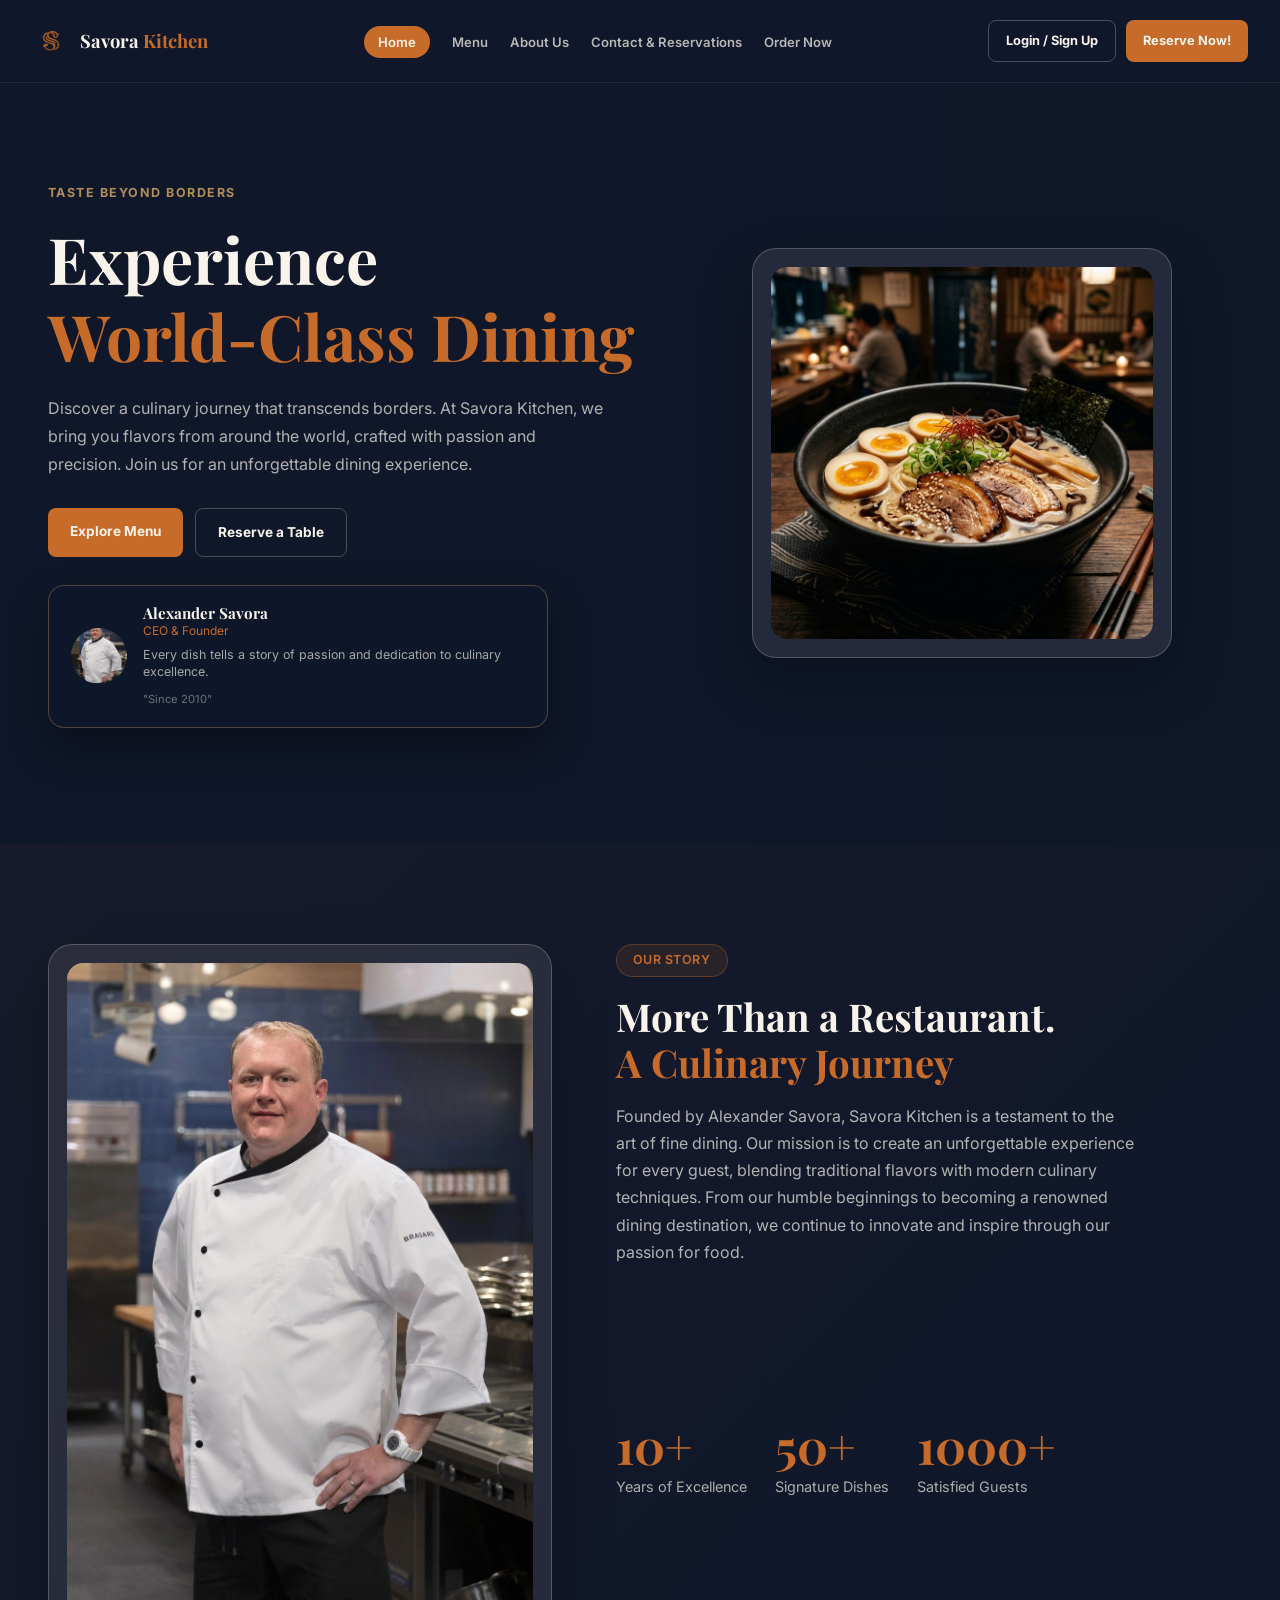
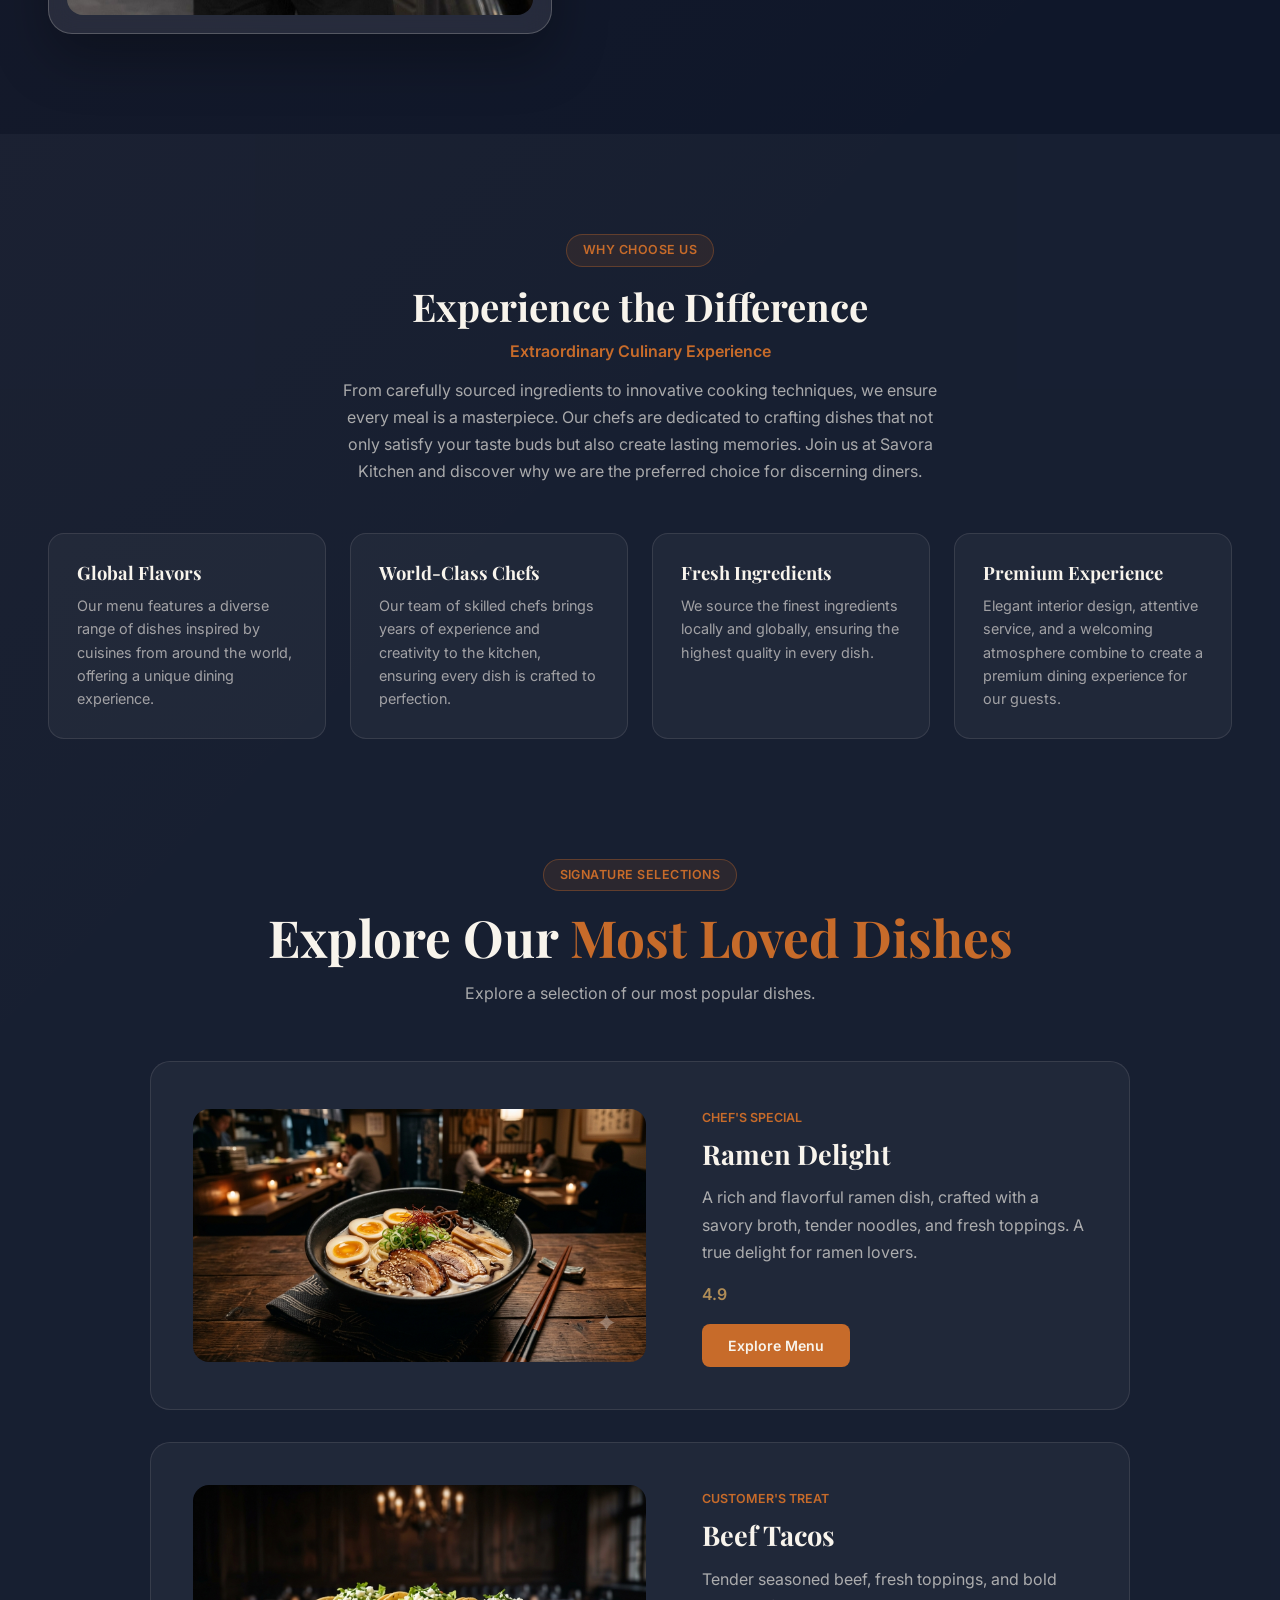
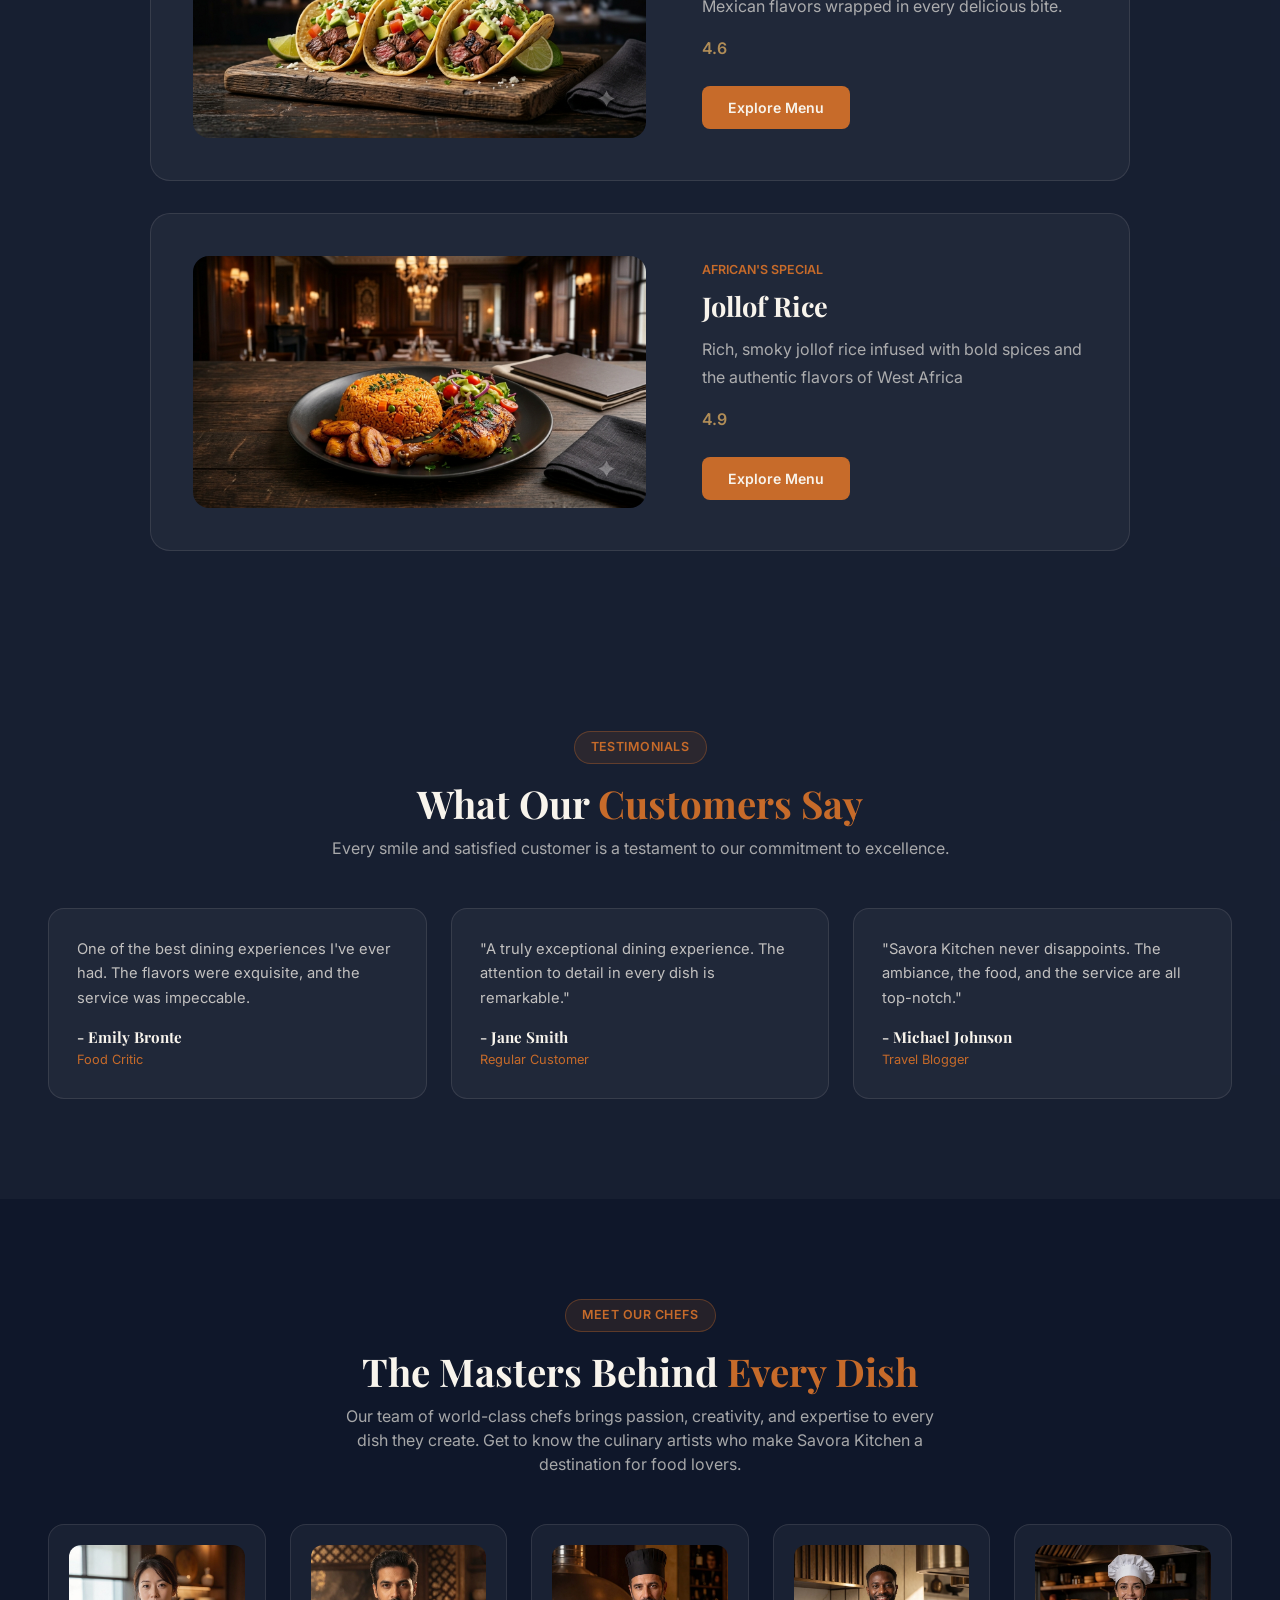
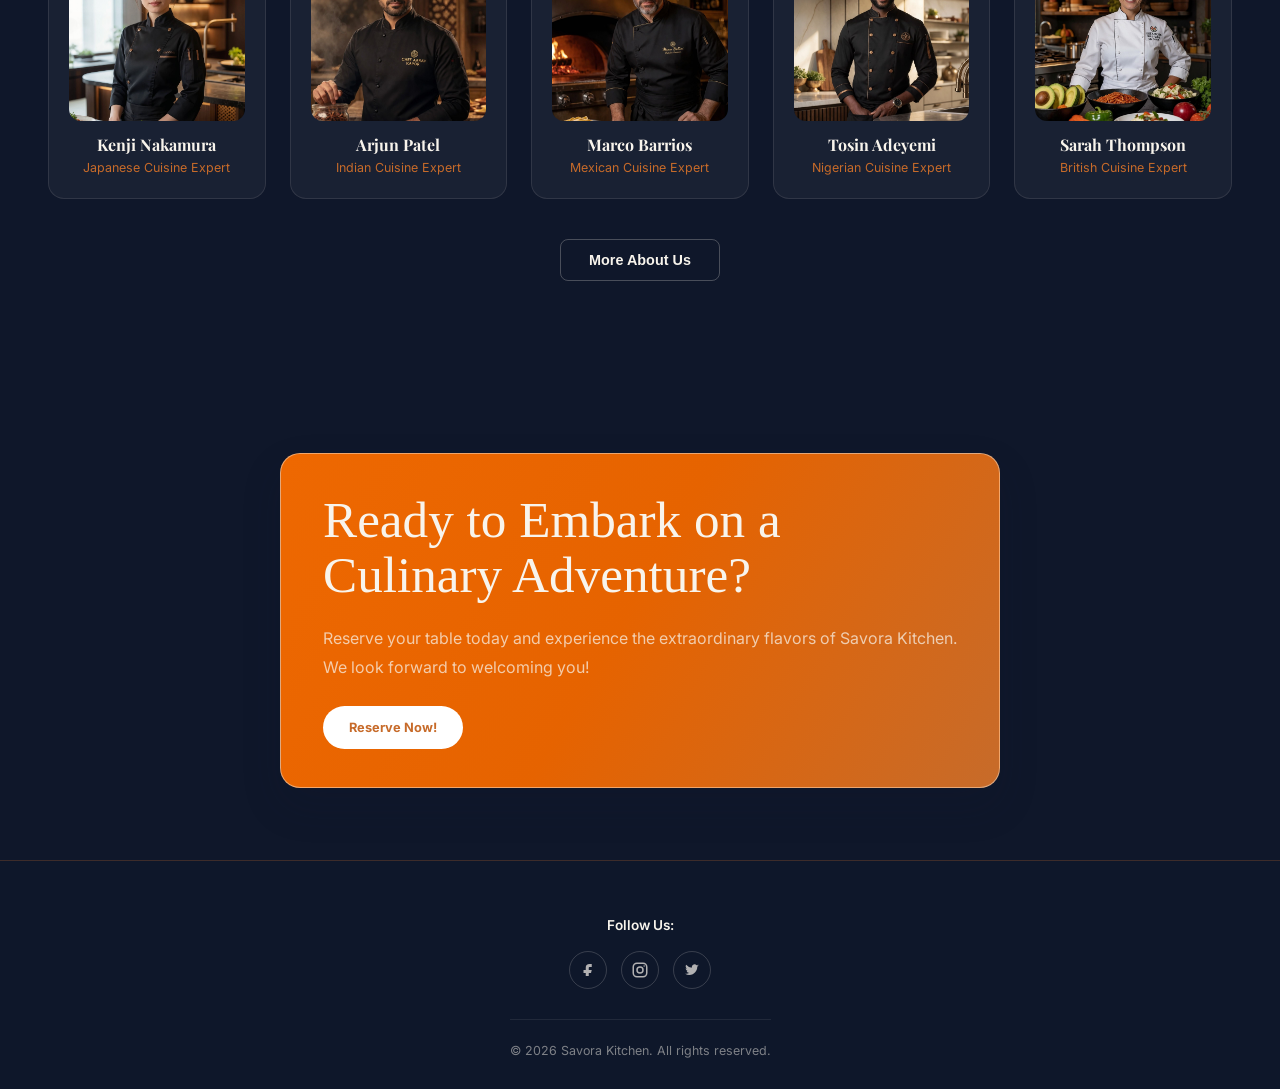
<file: index.html>
<!DOCTYPE html>
<html lang="en">
<head>
    <meta charset="UTF-8">
    <meta name="viewport" content="width=device-width, initial-scale=1.0">
    <link rel="icon" type="image/png" href="logo.png">
    <link rel="stylesheet" href="style.css">
    <title>Savora Kitchen</title>
    <link rel="preconnect" href="https://fonts.googleapis.com">
<link rel="preconnect" href="https://fonts.gstatic.com" crossorigin>
<link href="https://fonts.googleapis.com/css2?family=Inter:wght@400;500;600;700&family=Playfair+Display:wght@700;800&display=swap" rel="stylesheet">
</head>
<body>
<header>
    <nav class="navbar">
    <div class="logo">
        <a href="index.html"><img src="logo.png" alt="Savora Kitchen Logo"></a>
    <span class="logo-text">Savora <span>Kitchen</span></span>
    </div>
        
    <div class="nav-links">
        <ul>
            <li><a href="index.html" class="active" aria-current="page">Home</a></li>
            <li><a href="menu.html">Menu</a></li>
            <li><a href="about.html">About Us</a></li>
            <li><a href="contact.html">Contact & Reservations</a></li>
            <li><a href="order.html">Order Now</a></li>
        </ul>
    </div>
        
    <div class="nav-actions">
        <a href="login.html" class="nav-login-btn">Login / Sign Up</a>
        <a href="contact.html" class="reserve-btn">Reserve Now!</a>
    </div>
    </nav>
<!--Mobile Menu Toggle-->
<button class="mobile-menu-toggle" aria-label="Toggle menu" aria-expanded="false">
    <span></span>
    <span></span>
    <span></span>
</button>
</header>

<main>
    <section class="hero">
    <video class="hero-video" autoplay muted loop playsinline>
        <source src="Savora Kitchen.mp4" type="video/mp4">
    </video>
    <div class="hero-container">
            <div class="hero-left">
                <span class="hero-tag">
                    Taste Beyond Borders
                </span>
                <h1 class="hero-title">
                    Experience
                    <span>World-Class Dining</span>
                </h1>
                <p>
                    Discover a culinary journey that transcends borders. At Savora Kitchen, we bring you flavors from around the world, crafted with passion and precision. Join us for an unforgettable dining experience.
                </p>
                <div class="hero-buttons">
                    <a href="menu.html">
                        Explore Menu
                    </a>
                    <a href="contact.html">
                        Reserve a Table
                    </a>
                </div>
                <div class="floating-card">
                    <img src="Svora Ceo.jpg" alt="Alexander Savora, CEO of Savora Kitchen">
                    <div class="founder-info">
                        <h3>Alexander Savora</h3>
                        <span>CEO & Founder</span>
                        <p>Every dish tells a story of passion and dedication to culinary excellence.</p>
                        <small>"Since 2010"</small>
                    </div>
                </div>
            </div>
        <div class="hero-right">
                <img src="Ramen.png" alt="Delicious ramen dish">
        </div>
        </div>
    </section>
<section class="about">
    <div class="about-container">
    <div class="about-left"> 
        <img src="Svora Ceo.jpg" alt="Alexander Savora, CEO of Savora Kitchen">
    </div>

    <div class="about-right">
        <span class="section-tag">
           Our Story
        </span>

        <h2>
            More Than a Restaurant.
        <span>A Culinary Journey</span>
        </h2>
        <p>
            Founded by Alexander Savora, Savora Kitchen is a testament to the art of fine dining. Our mission is to create an unforgettable experience for every guest, blending traditional flavors with modern culinary techniques. From our humble beginnings to becoming a renowned dining destination, we continue to innovate and inspire through our passion for food.
        </p>
    </div>

    <div class="about-stats">
        <div class="stat">
            <h3 data-count="10" data-suffix="+">0+</h3>
            <span>Years of Excellence</span>
        </div>
        <div class="stat">
            <h3 data-count="50" data-suffix="+">0+</h3>
            <span>Signature Dishes</span>
        </div>
        <div class="stat">
            <h3 data-count="1000" data-suffix="+">0+</h3>
            <span>Satisfied Guests</span>
        </div>
    </div>
</section>

<section class="why-choose">
    <div class="why-container">
        <span class="section-tag">
            Why Choose Us
        </span>
        <h2>
            Experience the Difference
        </h2>
        <span>
            Extraordinary Culinary Experience
        </span>
        <p>
            From carefully sourced ingredients to innovative cooking techniques, we ensure every meal is a masterpiece. Our chefs are dedicated to crafting dishes that not only satisfy your taste buds but also create lasting memories. Join us at Savora Kitchen and discover why we are the preferred choice for discerning diners.
        </p>

    <div class="choose-grid">
        <div class="choose-card">
            <h3>Global Flavors</h3>
            <p>
                Our menu features a diverse range of dishes inspired by cuisines from around the world, offering a unique dining experience.
            </p>
        </div>
        <div class="choose-card">
            <h3>World-Class Chefs</h3>
            <p>
                Our team of skilled chefs brings years of experience and creativity to the kitchen, ensuring every dish is crafted to perfection.
            </p>
        </div>
        <div class="choose-card">
            <h3>Fresh Ingredients</h3>
            <p>
                We source the finest ingredients locally and globally, ensuring the highest quality in every dish.
            </p>
        </div>
        <div class="choose-card">
            <h3>Premium Experience</h3>
            <p>
                Elegant interior design, attentive service, and a welcoming atmosphere combine to create a premium dining experience for our guests.
            </p>
    </div>
    </div>
    <section class="menu-preview">
        <div class="menu-container">
            <span class="section-tag">
               Signature selections
            </span>
            <h2>
                Explore Our 
                <span>Most Loved Dishes</span>
            </h2>
            <p>
                Explore a selection of our most popular dishes.
            </p>
        <div class="menu-slider">
            <div class="menu-card">
                <img src="Ramen.png" alt="Delicious Ramen Dish">
            </div>
        <div class="menu-info">
            <span>Chef's Special</span>
            <h3>Ramen Delight</h3>
            <p>
                A rich and flavorful ramen dish, crafted with a savory broth, tender noodles, and fresh toppings. A true delight for ramen lovers.
            </p>
            <span>
                4.9
            </span>
            </div>
        <a href="menu.html" class="view-menu-btn">
           Explore Menu </a>
        </div>
        <div class="menu-slider">
            <div class="menu-card">
                <img src="Beef Tacos.png" alt="Delicious Beef Tacos">
            </div>
            <div class="menu-info">
                <span>Customer's Treat</span>
                <h3>Beef Tacos</h3>
                <p>
                   Tender seasoned beef, fresh toppings, and bold Mexican flavors wrapped in every delicious bite.
                </p>
                <span>
                    4.6
                </span>
            </div>
            <a href="menu.html" class="view-menu-btn">
                Explore Menu
            </a>
        </div>
        <div class="menu-slider">
            <div class="menu-card">
                <img src="Jollof Rice.png" alt="Superb Nigerian Jollof ">
            </div>
            <div class="menu-info">
                <span>African's Special</span>
                <h3>Jollof Rice</h3>
                <p>
                   Rich, smoky jollof rice infused with bold spices and the authentic flavors of West Africa
                </p>
                <span>
                    4.9
                </span>
            </div>
            <a href="menu.html" class="view-menu-btn">
                Explore Menu
            </a>
        </div>
        </div>
    </section>
</section>
<section class="testimonials">
    <div class="testimonials-container">
        <span class="section-tag">
           Testimonials
        </span>
        <h2>
           What Our 
           <span>Customers Say</span>
        </h2>
        <p>
            Every smile and satisfied customer is a testament to our commitment to excellence.
        </p>
        <div class="testimonial-grid">
            <div class="testimonial-card">
                <p>
                    One of the best dining experiences I've ever had. The flavors were exquisite, and the service was impeccable.
                </p>
                <h3>- Emily Bronte</h3>
                <span>Food Critic</span>
            </div>
            <div class="testimonial-card">
                <p>
                    "A truly exceptional dining experience. The attention to detail in every dish is remarkable."
                </p>
                <h3>- Jane Smith</h3>
                <span>Regular Customer</span>
            </div>
            <div class="testimonial-card">
                <p>
                    "Savora Kitchen never disappoints. The ambiance, the food, and the service are all top-notch."
                </p>
                <h3>- Michael Johnson</h3>
                <span>Travel Blogger</span>
        </div>
    </div>
</section>
<section class="chefs">
    <div class="chefs-container">
        <span class="section-tag">
            Meet Our Chefs
        </span>
        <h2>
          The Masters Behind
          <span>Every Dish</span>
        </h2>
        <p>
            Our team of world-class chefs brings passion, creativity, and expertise to every dish they create. Get to know the culinary artists who make Savora Kitchen a destination for food lovers.
        </p>
        <div class="chefs-slider">
            <div class="chef-card">
                <img src="Staff Asia.jpg" alt="Chef Kenji Nakamura">
                <h3>Kenji Nakamura</h3>
                <span>Japanese Cuisine Expert</span>
            </div>
            <div class="chef-card">
                <img src="Staff India.jpg" alt="Chef Arjun Patel">
                <h3>Arjun Patel</h3>
                <span>Indian Cuisine Expert</span>
            </div>
            <div class="chef-card">
                <img src="Staff Mexico.jpg" alt="Chef Marco Barrios">
                <h3>Marco Barrios</h3>
                <span>Mexican Cuisine Expert</span>
            </div>
            <div class="chef-card">
                <img src="Staff Nigeria.jpg" alt="Chef Tosin Adeyemi">
                <h3>Tosin Adeyemi</h3>
                <span>Nigerian Cuisine Expert</span>
            </div>
            <div class="chef-card">
                <img src="Staff uk.jpg" alt="Chef Sarah Thompson">
                <h3>Sarah Thompson</h3>
                <span>British Cuisine Expert</span>
            </div>
        </div>
        <div class="more-about-btn">
        <a href="about.html">
            <button type="button" class="view-more-about-us-btn">More About Us </button></a>
    </div>
</section>

<section class="cta">
    <div class="cta-container">
        <h2>
            Ready to Embark on a Culinary Adventure?
        </h2>
        <p>
            Reserve your table today and experience the extraordinary flavors of Savora Kitchen. We look forward to welcoming you!
        </p>
        <a href="contact.html" class="reserve-btn">
            Reserve Now!
        </a>
    </div>
</section>
</main>

<footer>
    <section class="footer">
        <div class="footer-container">
            <div class="footer-social">
                <p>Follow Us:</p>
                <ul>
                   <li><a href="#" aria-label="Facebook"><svg class="social-icon" viewBox="0 0 24 24" aria-hidden="true"><path d="M14 8h3V4h-3c-3.31 0-5 1.69-5 5v3H6v4h3v4h4v-4h3l1-4h-4V9c0-.67.33-1 1-1Z" fill="currentColor"/></svg></a></li>
                   <li><a href="#" aria-label="Instagram"><svg class="social-icon" viewBox="0 0 24 24" aria-hidden="true"><rect x="3" y="3" width="18" height="18" rx="5" fill="none" stroke="currentColor" stroke-width="2"/><circle cx="12" cy="12" r="4" fill="none" stroke="currentColor" stroke-width="2"/><circle cx="17.5" cy="6.5" r="1" fill="currentColor"/></svg></a></li>
                    <li><a href="#" aria-label="Twitter"><svg class="social-icon" viewBox="0 0 24 24" aria-hidden="true"><path d="M21 6.2c-.7.3-1.4.5-2.2.6.8-.5 1.4-1.2 1.7-2.1-.7.4-1.5.7-2.4.9A3.7 3.7 0 0 0 11.7 8c0 .3 0 .6.1.9a10.5 10.5 0 0 1-7.6-3.8 3.7 3.7 0 0 0 1.1 4.9c-.6 0-1.2-.2-1.7-.5 0 1.8 1.3 3.3 3 3.7-.3.1-.7.1-1 .1-.2 0-.5 0-.7-.1.5 1.5 1.9 2.6 3.6 2.6A7.5 7.5 0 0 1 3.8 17c-.3 0-.7 0-1-.1a10.5 10.5 0 0 0 5.7 1.7c6.8 0 10.5-5.6 10.5-10.5v-.5c.7-.5 1.4-1.1 2-1.8Z" fill="currentColor"/></svg></a></li>
                </ul>

            </div>
            <p>&copy; 2026 Savora Kitchen. All rights reserved.</p>
        </div>
    </section>
</footer>
<script src="script.js"></script>
</body>
</html>
</file>
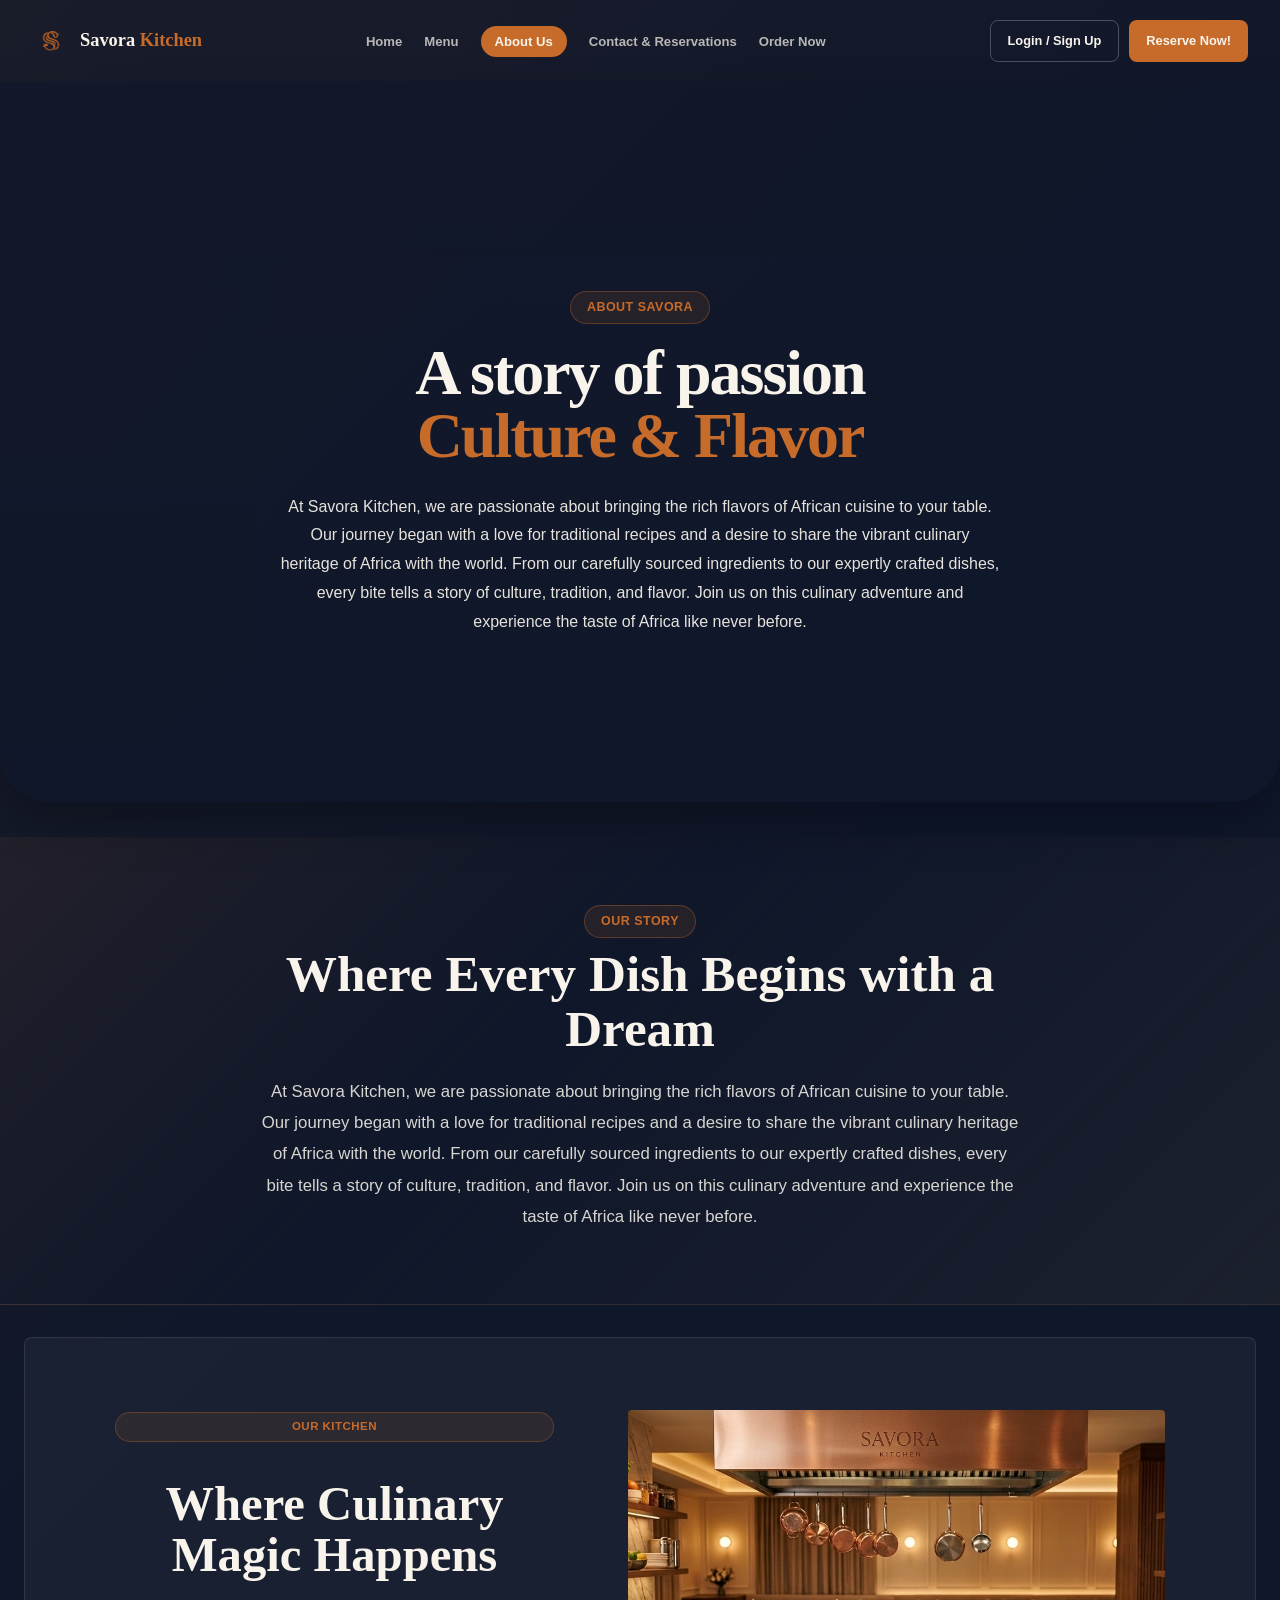
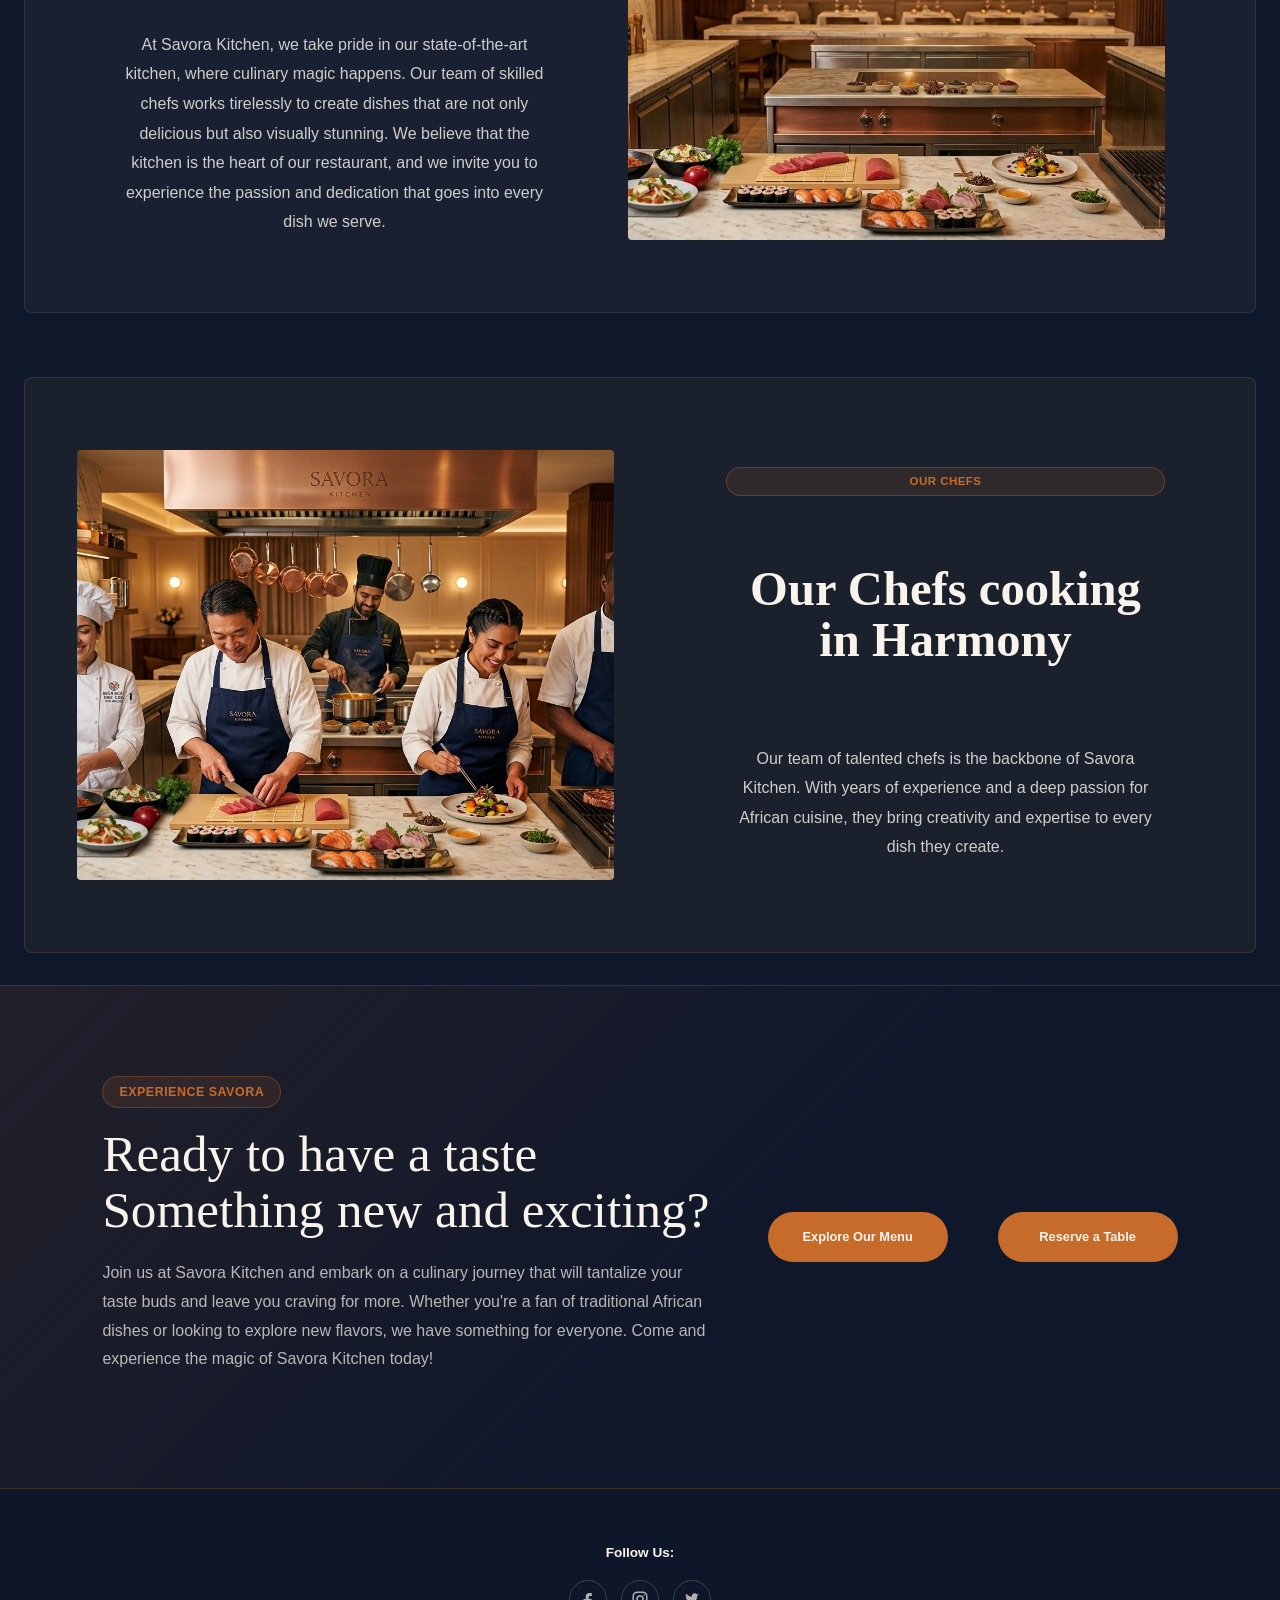
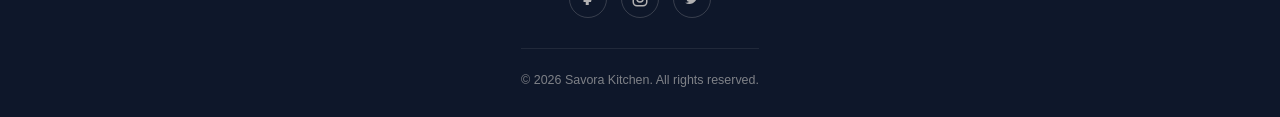
<file: about.html>
<!DOCTYPE html>
<html lang="en">
<head>
    <meta charset="UTF-8">
    <meta name="viewport" content="width=device-width, initial-scale=1.0">
    <link rel="icon" type="image/png" href="logo.png">
      <link rel="stylesheet" href="style.css">
    <title>About Us - Savora Kitchen</title>
</head>
<body>
     <nav class="navbar">
    <div class="logo">
        <a href="index.html"><img src="logo.png" alt="Savora Kitchen Logo"></a>
    <span class="logo-text">Savora <span>Kitchen</span></span>
    </div>
        
    <div class="nav-links">
        <ul>
            <li><a href="index.html">Home</a></li>
            <li><a href="menu.html">Menu</a></li>
            <li><a href="about.html" class="active" aria-current="page">About Us</a></li>
            <li><a href="contact.html">Contact & Reservations</a></li>
            <li><a href="order.html">Order Now</a></li>
        </ul>
    </div>
        
    <div class="nav-actions">
        <a href="login.html" class="nav-login-btn">Login / Sign Up</a>
        <a href="contact.html" class="reserve-btn">Reserve Now!</a>
    </div>
    </nav>
<button class="mobile-menu-toggle" aria-label="Toggle menu" aria-expanded="false">
    <span></span>
    <span></span>
    <span></span>
</button>

<section class="about-hero">
    <video class="about-hero-video" autoplay muted loop playsinline preload="auto">
        <source src="Savora Kitchen.mp4" type="video/mp4">
    </video>
    <div class="about-hero-content">
        <span class="section-tag">
            About Savora
        </span>
    </div>
    <h1>
        A story of passion
        <span>Culture & Flavor</span>
    </h1>

    <p>
        At Savora Kitchen, we are passionate about bringing the rich flavors of African cuisine to your table. Our journey began with a love for traditional recipes and a desire to share the vibrant culinary heritage of Africa with the world.
        From our carefully sourced ingredients to our expertly crafted dishes, every bite tells a story of culture, tradition, and flavor. Join us on this culinary adventure and experience the taste of Africa like never before.
    </p>
</section>

<section class="our-story">
    <div class="story-overlay">
        <span class="section-tag">
            Our Story
        </span>
    <h2>
        Where Every Dish 
        Begins with a Dream
    </h2>
    </div>
<div class="story-content">
    <p>
        At Savora Kitchen, we are passionate about bringing the rich flavors of African cuisine to your table. Our journey began with a love for traditional recipes and a desire to share the vibrant culinary heritage of Africa with the world.
        From our carefully sourced ingredients to our expertly crafted dishes, every bite tells a story of culture, tradition, and flavor. Join us on this culinary adventure and experience the taste of Africa like never before.
    </p>
</div>
</section>

<section class="kitchen-environment">
    <div class="environment-content">
        <span class="section-tag">
            Our Kitchen
        </span>
        <h2>
            Where Culinary Magic Happens
        </h2>
        
    <p>
        
        At Savora Kitchen, we take pride in our state-of-the-art kitchen, where culinary magic happens. Our team of skilled chefs works tirelessly to create dishes that are not only delicious but also visually stunning. We believe that the kitchen is the heart of our restaurant, and we invite you to experience the passion and dedication that goes into every dish we serve.
    </p>
    
    <img src="Our Kitchen.png" alt="Our Kitchen">
    </div>
</section>
<section class="our-chefs">
    <div class="chefs-content">
        <span class="section-tag">
            Our Chefs
        </span>
        <h2>
            Our Chefs cooking in Harmony
        </h2>
    
    <p>
        Our team of talented chefs is the backbone of Savora Kitchen.
        With years of experience and a deep passion for African cuisine, they bring creativity and expertise to every dish they create.
    </p>

    <img src="Meet Our Chefs.png" alt="Meet Our Chefs">
</div>
</section>

<section class="about-cta">
    <div class="cta-container">
        <span class="section-tag">
            Experience Savora
        </span>
        <h2>
           Ready to have a taste
           Something new and exciting? 
        </h2>

        <p>
            Join us at Savora Kitchen and embark on a culinary journey that will tantalize your taste buds and leave you craving for more. Whether you're a fan of traditional African dishes or looking to explore new flavors, we have something for everyone. Come and experience the magic of Savora Kitchen today!
        </p>
    </div>
    <div class="cta-button">
        <a href="menu.html" class="reserve-btn">Explore Our Menu</a>
    </div>
    <div class="cta-button">
        <a href="contact.html" class="reserve-btn">Reserve a Table</a>
    </div>
</section>
<footer>
    <section class="footer">
        <div class="footer-container">
            <div class="footer-social">
                <p>Follow Us:</p>
                <ul>
                   <li><a href="#" aria-label="Facebook"><svg class="social-icon" viewBox="0 0 24 24" aria-hidden="true"><path d="M14 8h3V4h-3c-3.31 0-5 1.69-5 5v3H6v4h3v4h4v-4h3l1-4h-4V9c0-.67.33-1 1-1Z" fill="currentColor"/></svg></a></li>
                   <li><a href="#" aria-label="Instagram"><svg class="social-icon" viewBox="0 0 24 24" aria-hidden="true"><rect x="3" y="3" width="18" height="18" rx="5" fill="none" stroke="currentColor" stroke-width="2"/><circle cx="12" cy="12" r="4" fill="none" stroke="currentColor" stroke-width="2"/><circle cx="17.5" cy="6.5" r="1" fill="currentColor"/></svg></a></li>
                    <li><a href="#" aria-label="Twitter"><svg class="social-icon" viewBox="0 0 24 24" aria-hidden="true"><path d="M21 6.2c-.7.3-1.4.5-2.2.6.8-.5 1.4-1.2 1.7-2.1-.7.4-1.5.7-2.4.9A3.7 3.7 0 0 0 11.7 8c0 .3 0 .6.1.9a10.5 10.5 0 0 1-7.6-3.8 3.7 3.7 0 0 0 1.1 4.9c-.6 0-1.2-.2-1.7-.5 0 1.8 1.3 3.3 3 3.7-.3.1-.7.1-1 .1-.2 0-.5 0-.7-.1.5 1.5 1.9 2.6 3.6 2.6A7.5 7.5 0 0 1 3.8 17c-.3 0-.7 0-1-.1a10.5 10.5 0 0 0 5.7 1.7c6.8 0 10.5-5.6 10.5-10.5v-.5c.7-.5 1.4-1.1 2-1.8Z" fill="currentColor"/></svg></a></li>
                </ul>
            </div>
            <p>
                &copy; 2026 Savora Kitchen. All rights reserved.
            </p>
        </div>
    </section>
</footer>
</section>
<script src="script.js"></script>
</body>
</html>
</file>
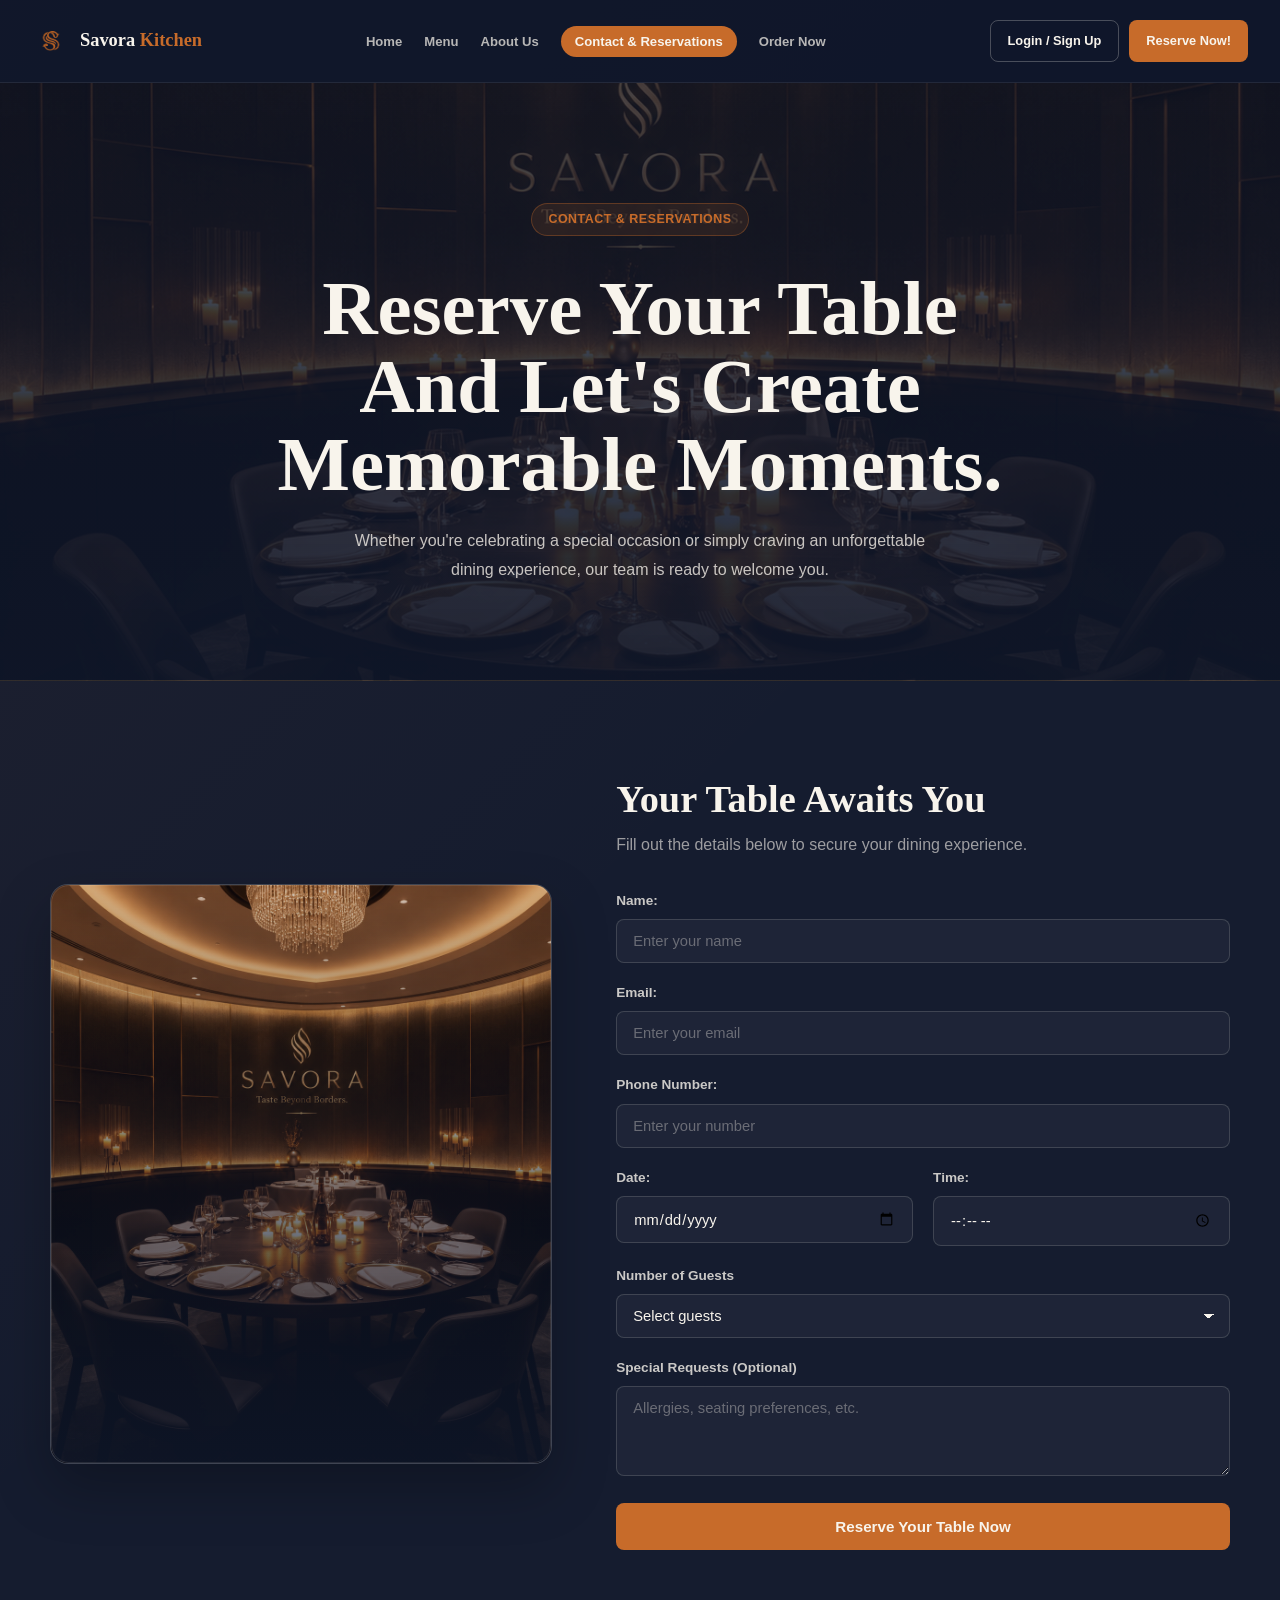
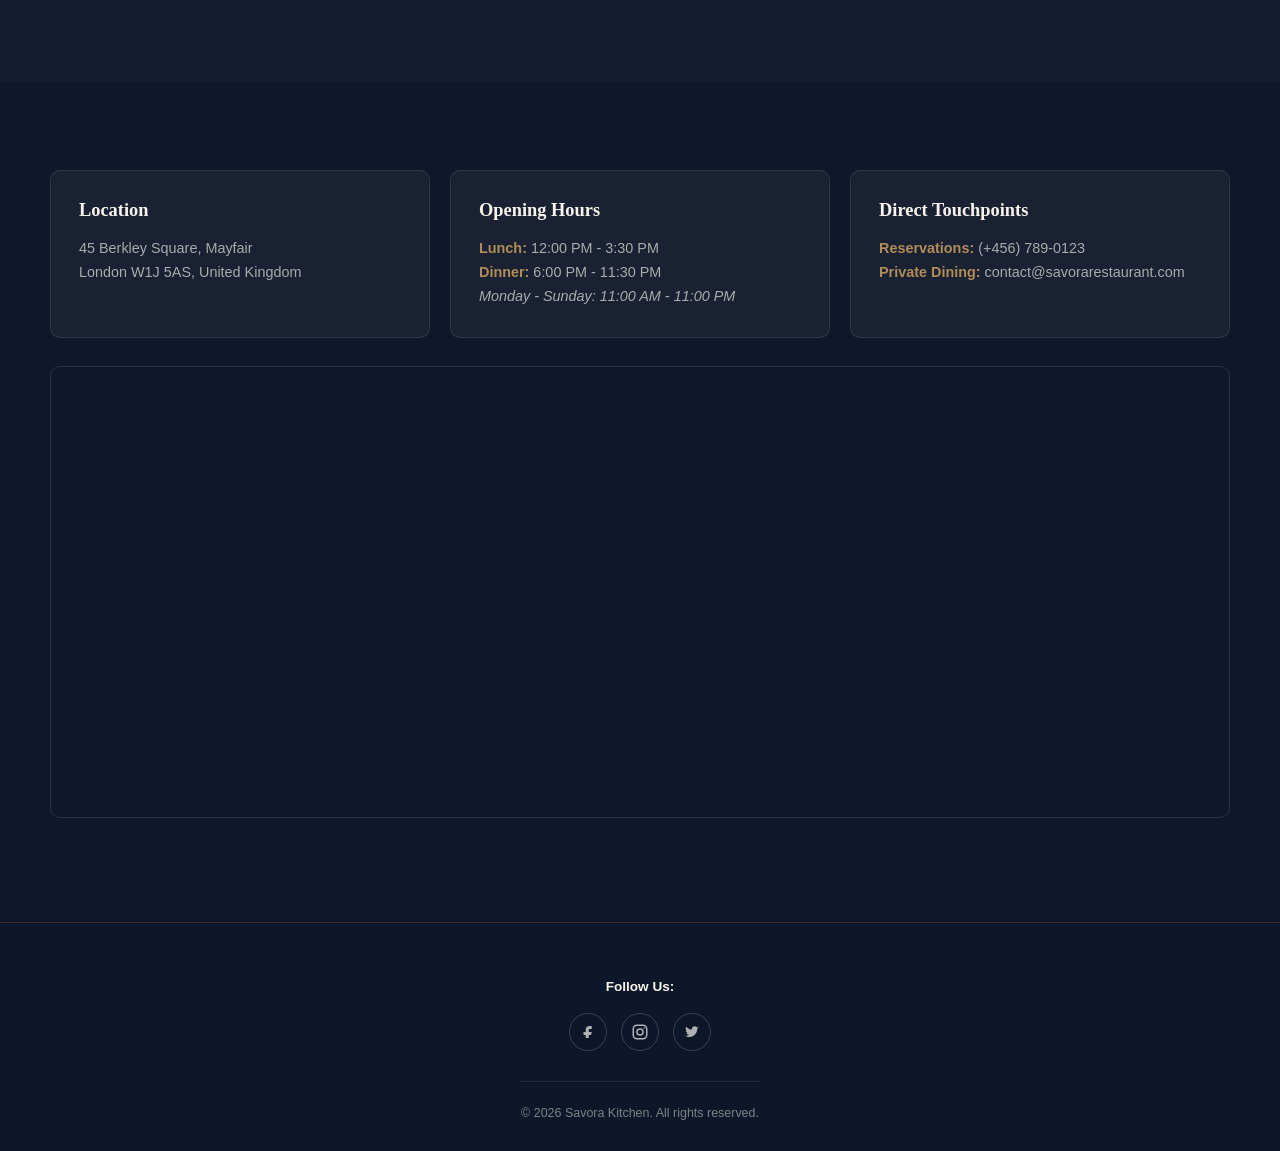
<file: contact.html>
<!DOCTYPE html>
<html lang="en">
<head> 
    <meta charset="UTF-8"> 
    <meta name="viewport" content="width=device-width, initial-scale=1.0"> 
    <link rel="icon" type="image/png" href="logo.png">
    <link rel="stylesheet" href="style.css">
    <title>Contact & Reservations - Savora Kitchen</title> 
</head>
<body>
<header>
    <nav class="navbar">
    <div class="logo">
        <a href="index.html"><img src="logo.png" alt="Savora Kitchen Logo"></a>
    <span class="logo-text">Savora <span>Kitchen</span></span>
    </div>
        
    <div class="nav-links">
        <ul>
            <li><a href="index.html">Home</a></li>
            <li><a href="menu.html">Menu</a></li>
            <li><a href="about.html">About Us</a></li>
            <li><a href="contact.html" class="active" aria-current="page">Contact & Reservations</a></li>
            <li><a href="order.html">Order Now</a></li>
        </ul>
    </div>
            <div class="nav-actions">
                <a href="login.html" class="nav-login-btn">Login / Sign Up</a>
                <a href="contact.html" class="reserve-btn">Reserve Now!</a>
    </div>
    </nav>
<button class="mobile-menu-toggle" aria-label="Toggle menu" aria-expanded="false">
        <span></span>
        <span></span>
        <span></span>
</button>
</header>

<section class="contact-hero">
    <div class ="contact-hero-content">
        <span class="section-tag">
            Contact & Reservations
        </span>

        <h1>
            Reserve Your Table
            And Let's Create
            Memorable Moments.
        </h1>

        <p>
            Whether you're celebrating a special occasion
            or simply craving an unforgettable dining experience,
            our team is ready to welcome you.
        </p>
    </div>
</section>
<section class="reservation-section">
    <div class="reservation-container">
        <!--Left Column: Visual/ "Your Table Awaits You" Area-->
        <div class="reservation-visual">
            <div class="table-scene">
                <div class="table-surface"></div>
        </div>
        </div>
        <!--Right Column: Reservation Form-->
        <div class="reservation-form-wrapper">
        <h2>Your Table Awaits You</h2>
        <p>Fill out the details below to secure your dining experience.</p>

        <form class="reservation-form" action="https://formspree.io/f/xwlvobva" method="POST">
            <div class="form-group">
                <label for="name">Name:</label>
                <input type="text" id="name" name="name" placeholder="Enter your name" maxlength="200" required>
            </div>

            <div class="form-group">
                <label for="email">Email:</label>
                <input type="email" id="email" name="email" placeholder="Enter your email" maxlength="254" required>
            </div>

            <div class="form-group">
                <label for="phone">Phone Number:</label>
                <input type="tel" id="phone" name="phone" placeholder="Enter your number" required>
            </div>
            <div class="form-row">
            <div class="form-group">
                <label for="date">Date:</label>
                <input type="date" id="date" name="date" required>
            </div>

            <div class="form-group">
                <label for="time">Time:</label>
                <input type="time" id="time" name="time" required>
            </div>
            </div>
            <div class="form-group">
                <label for="guests">Number of Guests</label>
                <select id="guests" name="guests" required>
                <option value="" disabled selected>Select guests</option>
                    <option value="1">1 Person</option>
                    <option value="2">2 People (Standard Table)</option>
                    <option value="4">4 People (Family Table)</option>
                    <option value="6">6+ People (VIP Table)</option>
                </select>
            </div>

            <div class="form-group">
                <label for="special-requests">Special Requests (Optional)</label>
                <textarea id="special-requests" name="special_requests" rows="3" placeholder="Allergies, seating preferences, etc."></textarea>
            </div>

            <button type="submit" class="submit-btn">Reserve Your Table Now</button>
            <p class="reservation-form-status" role="status" aria-live="polite"></p>
        </form>
        </div>
    </div>
</section>

<!-- Direct Contact & Info Section -->
 <section class="contact-info-section">
    <div class="contact-info-container">

        <!-- Contact Cards Grid -->
         <div class="info-cards-grid">
            <div class="info-card">
                <h3>Location</h3>
                <p>45 Berkley Square, Mayfair</p>
                <p>London W1J 5AS, United Kingdom</p>
            </div>

            <div class="info-card">
                <h3>Opening Hours</h3>
                <p><strong>Lunch:</strong> 12:00 PM - 3:30 PM</p>
                <p><strong>Dinner:</strong> 6:00 PM - 11:30 PM</p>
                <p><em>Monday - Sunday: 11:00 AM - 11:00 PM</em></p>
            </div>

            <div class="info-card">
                <h3>Direct Touchpoints</h3>
                <p><strong>Reservations:</strong> (+456) 789-0123</p>
                <p><strong>Private Dining:</strong> contact@savorarestaurant.com</p>
            </div>
        </div>

        <!-- Google Maps Embed Container -->
         <div class="map-wrapper">
            <iframe
            class="google-map"
            title="Savora Kitchen location map"
            src="https://www.google.com/maps/embed?pb=!1m18!1m12!1m3!1d1984.1234567890123!2d-0.1421234567890123!3d51.50912345678901!2m3!1f0!2f0!3f0!3m2!1i1024!2i768!4f13.1!3m3!1m2!1s0x48761b1234567890%3A0xabcdef1234567890!2sSavora%20Kitchen%20Restaurant!5e0!3m2!1sen!2suk!4v1234567890123"
            width="100%"
            height="450"
            style="border:0;"
            allowfullscreen=""
            loading="lazy"
            referrerpolicy="no-referrer-when-downgrade">
            </iframe>
         </div>
    </div>
 </section>
<footer>
    <section class="footer">
        <div class="footer-container">
            <div class="footer-social">
                <p>Follow Us:</p>
                <ul>
                   <li><a href="#" aria-label="Facebook"><svg class="social-icon" viewBox="0 0 24 24" aria-hidden="true"><path d="M14 8h3V4h-3c-3.31 0-5 1.69-5 5v3H6v4h3v4h4v-4h3l1-4h-4V9c0-.67.33-1 1-1Z" fill="currentColor"/></svg></a></li>
                   <li><a href="#" aria-label="Instagram"><svg class="social-icon" viewBox="0 0 24 24" aria-hidden="true"><rect x="3" y="3" width="18" height="18" rx="5" fill="none" stroke="currentColor" stroke-width="2"/><circle cx="12" cy="12" r="4" fill="none" stroke="currentColor" stroke-width="2"/><circle cx="17.5" cy="6.5" r="1" fill="currentColor"/></svg></a></li>
                    <li><a href="#" aria-label="Twitter"><svg class="social-icon" viewBox="0 0 24 24" aria-hidden="true"><path d="M21 6.2c-.7.3-1.4.5-2.2.6.8-.5 1.4-1.2 1.7-2.1-.7.4-1.5.7-2.4.9A3.7 3.7 0 0 0 11.7 8c0 .3 0 .6.1.9a10.5 10.5 0 0 1-7.6-3.8 3.7 3.7 0 0 0 1.1 4.9c-.6 0-1.2-.2-1.7-.5 0 1.8 1.3 3.3 3 3.7-.3.1-.7.1-1 .1-.2 0-.5 0-.7-.1.5 1.5 1.9 2.6 3.6 2.6A7.5 7.5 0 0 1 3.8 17c-.3 0-.7 0-1-.1a10.5 10.5 0 0 0 5.7 1.7c6.8 0 10.5-5.6 10.5-10.5v-.5c.7-.5 1.4-1.1 2-1.8Z" fill="currentColor"/></svg></a></li>
                </ul>
            </div>
            <p>
                &copy; 2026 Savora Kitchen. All rights reserved.
            </p>
        </div>
    </section>
</footer>
<script src="script.js"></script>
<script type="module" src="reservation.js"></script>
</body>
</html>
</file>
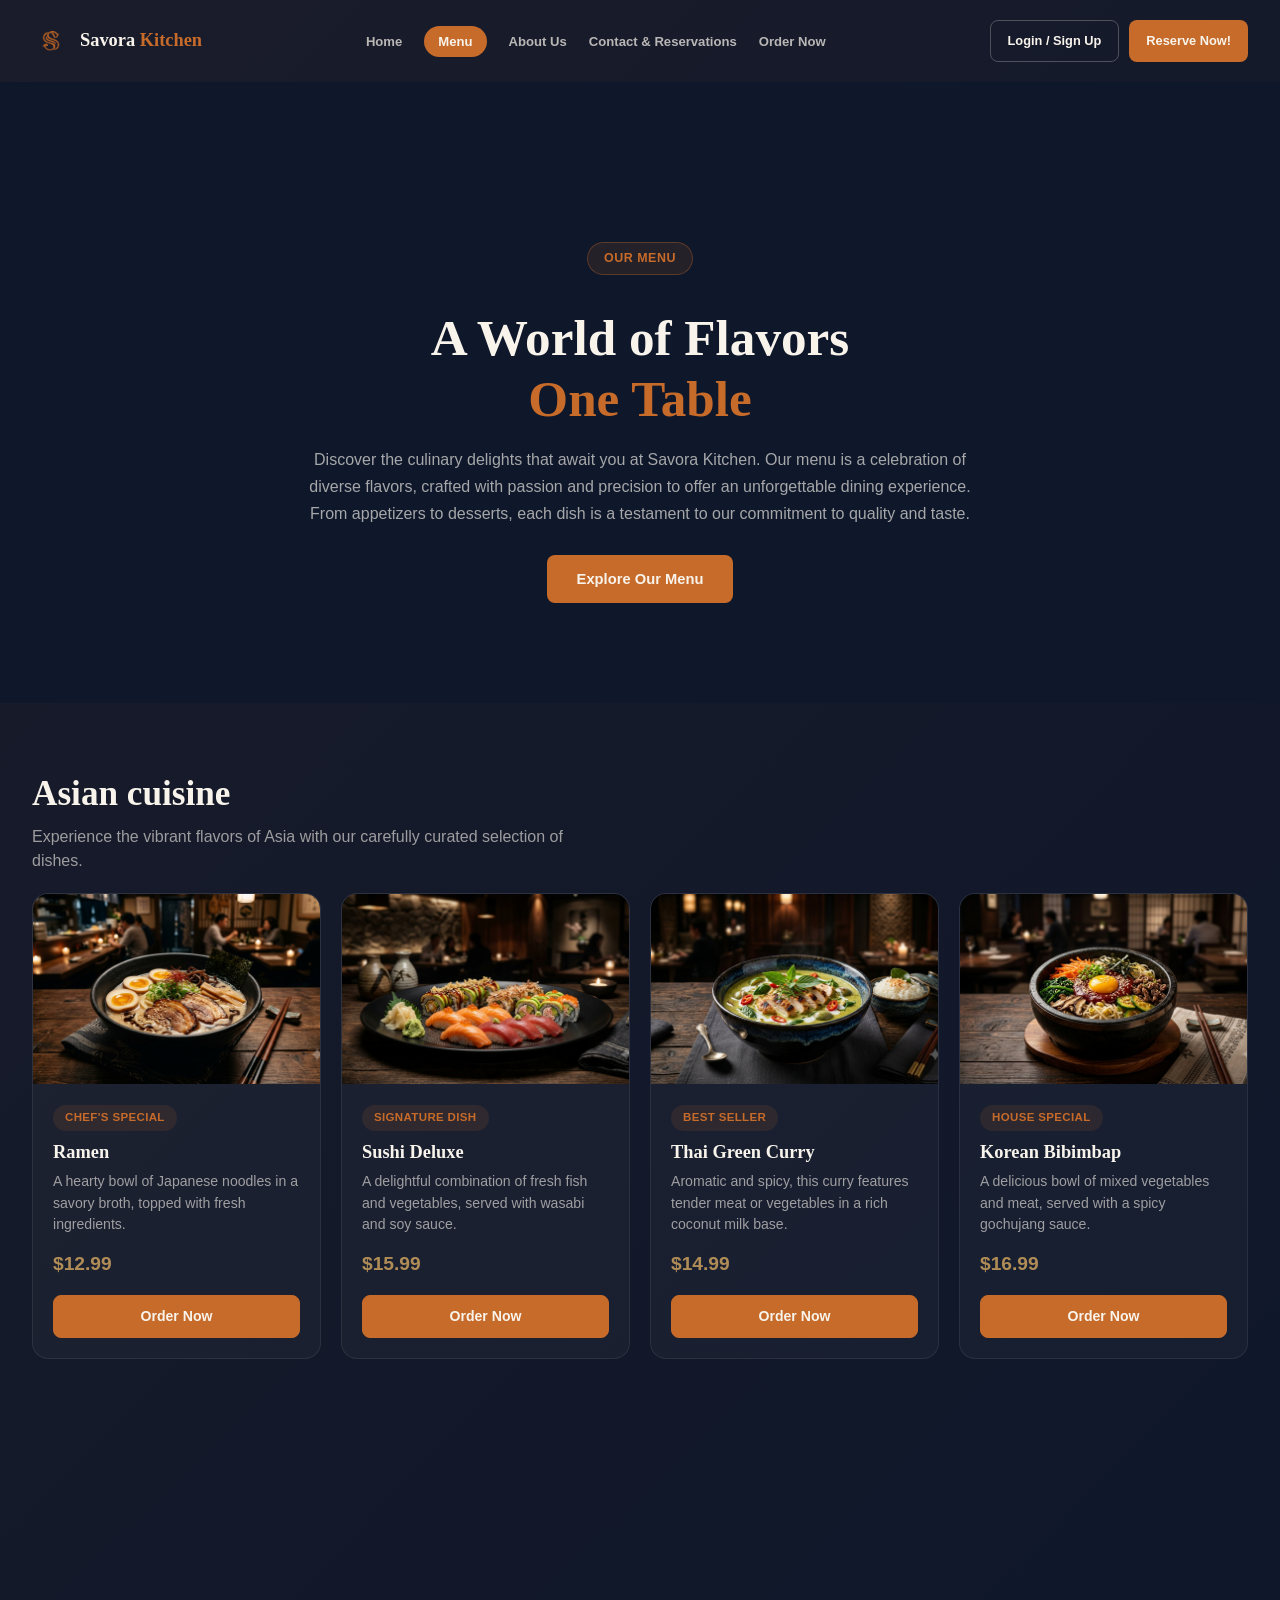
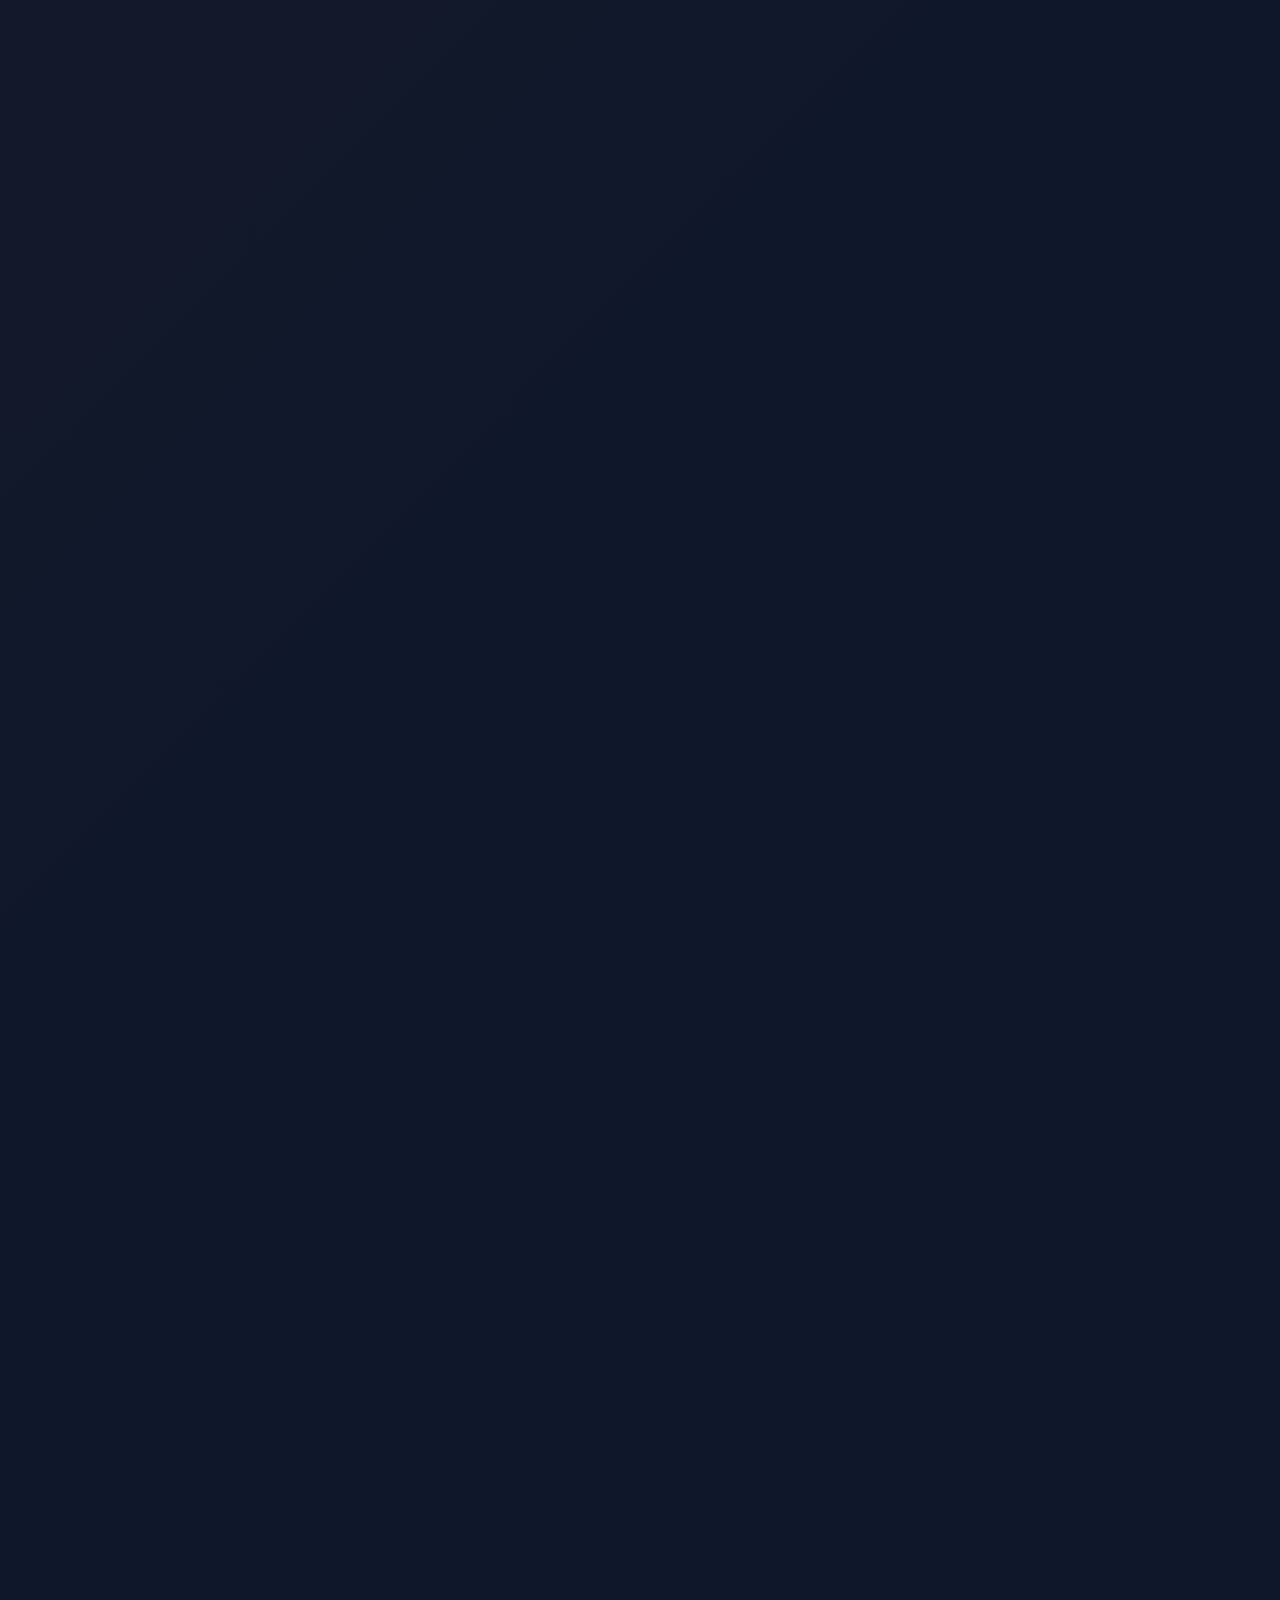
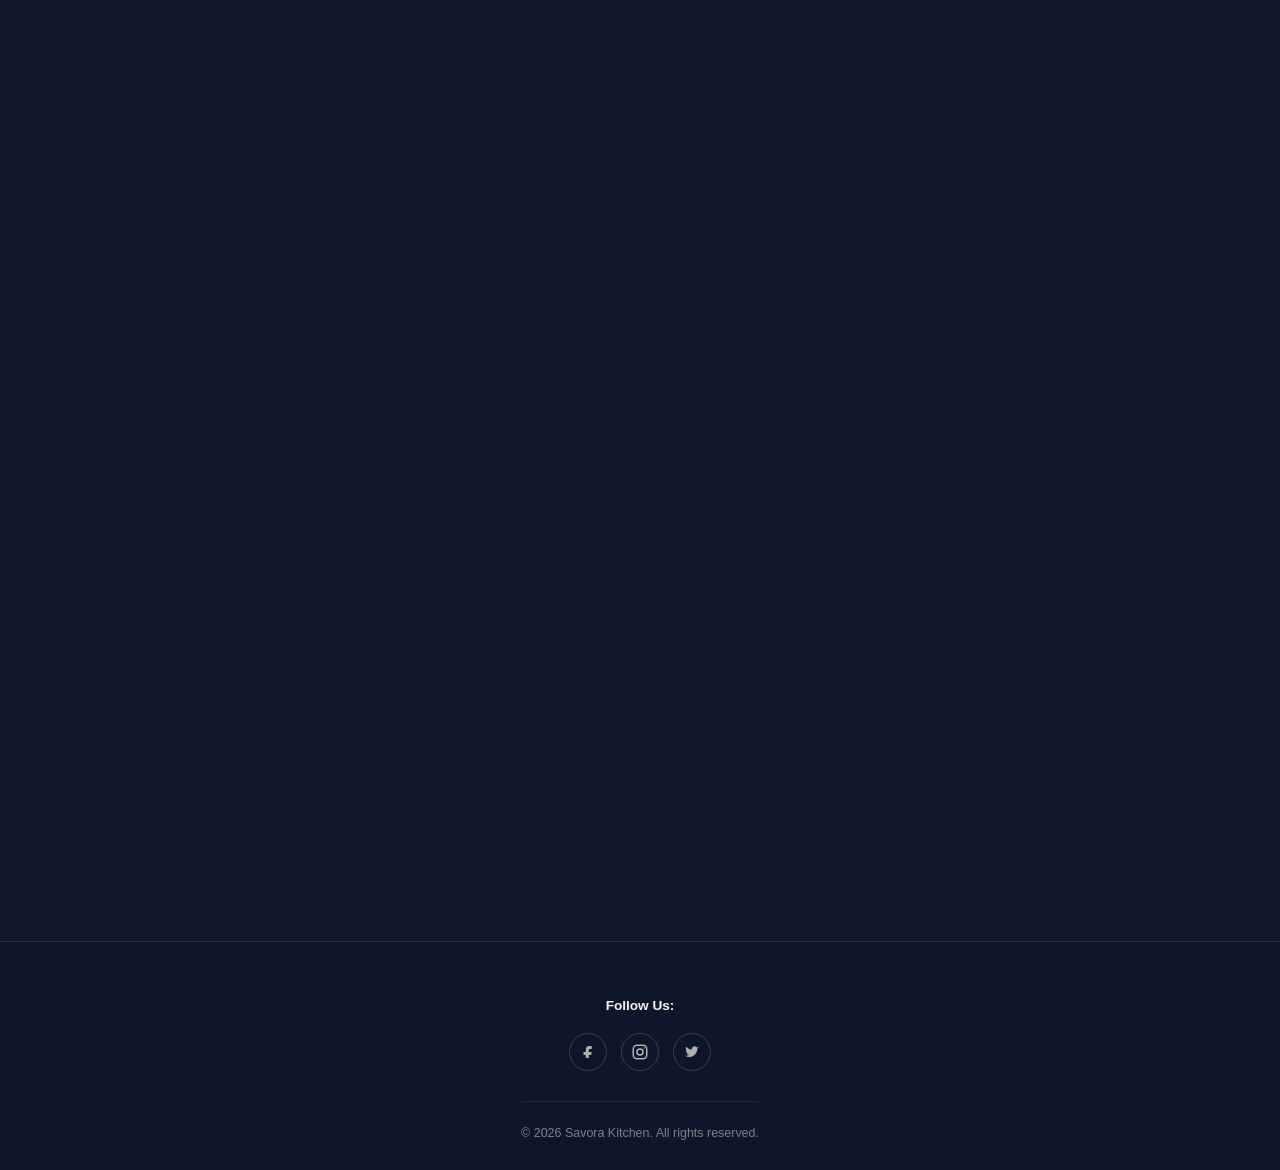
<file: menu.html>
<!DOCTYPE html>
<html lang="en">
<head>
    <meta charset="UTF-8">
    <meta name="viewport" content="width=device-width, initial-scale=1.0">
    <link rel="icon" type="image/png" href="logo.png">
    <link rel="stylesheet" href="style.css">
    <title>Menu - Savora Kitchen</title>
</head>
<body>
    <nav class="navbar">
    <div class="logo">
        <a href="index.html"><img src="logo.png" alt="Savora Kitchen Logo"></a>
    <span class="logo-text">Savora <span>Kitchen</span></span>
    </div>
        
    <div class="nav-links">
        <ul>
            <li><a href="index.html">Home</a></li>
            <li><a href="menu.html" class="active" aria-current="page">Menu</a></li>
            <li><a href="about.html">About Us</a></li>
            <li><a href="contact.html">Contact & Reservations</a></li>
            <li><a href="order.html">Order Now</a></li>
        </ul>
    </div>
        
    <div class="nav-actions">
        <a href="login.html" class="nav-login-btn">Login / Sign Up</a>
        <a href="contact.html" class="reserve-btn">Reserve Now!</a>
    </div>
    </nav>
<button class="mobile-menu-toggle" aria-label="Toggle menu" aria-expanded="false">
    <span></span>
    <span></span>
    <span></span>
</button>
<section class="Menu-hero">
    <div class="menu-hero-container">
        <span class="section-tag">
            Our Menu
        </span>
    <h1>
        A World of Flavors
    <span>One Table</span>
    </h1>
    <p>
        Discover the culinary delights that await you at Savora Kitchen. Our menu is a celebration of diverse flavors, crafted with passion and precision to offer an unforgettable dining experience. From appetizers to desserts, each dish is a testament to our commitment to quality and taste.
    </p>
    <a href="#asian">
        Explore Our Menu
    </a>
    </div>
</section>
<section id="asian" class="menu-category">
    <div class="category-container">
        <h2>Asian cuisine </h2>
        <p>Experience the vibrant flavors of Asia with our carefully curated selection of dishes.</p>
    </div>
    <div class="food-slider">
        <img src="Ramen.png" alt="Ramen">
        <div class="food-info">
            <span>Chef's Special</span>
            <h3>Ramen</h3>
            <p>A hearty bowl of Japanese noodles in a savory broth, topped with fresh ingredients.</p>
        </div>
        <div class="food-price">
            <span>$12.99</span>
        </div>
        
        <a href="order.html">Order Now</a>
    </div>

<div class="food-slider">
        <img src="Sushi Deluxe.png" alt="Sushi Deluxe">
        <div class="food-info">
            <span>Signature Dish</span>
            <h3>Sushi Deluxe</h3>
            <p>A delightful combination of fresh fish and vegetables, served with wasabi and soy sauce.</p>
        </div>
        <div class="food-price">
            <span>$15.99</span>
        </div>
        
        <a href="order.html">Order Now</a>
    </div>

<div class="food-slider">
        <img src="Thai Green Cury.png" alt="Thai Green Curry">
        <div class="food-info">
            <span>Best Seller</span>
            <h3>Thai Green Curry</h3>
            <p>Aromatic and spicy, this curry features tender meat or vegetables in a rich coconut milk base.</p>
        </div>
        <div class="food-price">
            <span>$14.99</span>
        </div>
        
        <a href="order.html">Order Now</a>
    </div>

<div class="food-slider">
        <img src="Korean Bibimbap.png" alt="Korean Bibimbap">
        <div class="food-info">
            <span>House Special</span>
            <h3>Korean Bibimbap</h3>
            <p>A delicious bowl of mixed vegetables and meat, served with a spicy gochujang sauce.</p>
        </div>
        <div class="food-price">
            <span>$16.99</span>
        </div>
        
        <a href="order.html">Order Now</a>
    </div>
</section>

<section id="italian" class="menu-category">
    <div class="category-container">
        <h2>Italian cuisine</h2>
        <p>Indulge in the rich and comforting flavors of Italy with our authentic Italian dishes.</p>
    </div>
    <div class="food-slider">
        <img src="Truffle Fettuccine Alfredo.png" alt="Truffle Fettuccine Alfredo">
        <div class="food-info">
            <span>Classic Favorite</span>
            <h3>Truffle Fettuccine Alfredo</h3>
            <p>A rich and creamy pasta dish infused with the earthy flavors of truffle.</p>
        </div>
        <div class="food-price">
            <span>$11.99</span>
        </div>
        
        <a href="order.html">Order Now</a>
    </div>

    <div class="food-slider">
        <img src="Margherita Pizza .png" alt="Margherita Pizza">
        <div class="food-info">
            <span>Chef's Special</span>
            <h3>Margherita Pizza</h3>
            <p>A timeless pizza topped with fresh tomatoes, mozzarella cheese, and basil leaves.</p>
        </div>
        <div class="food-price">
            <span>$14.99</span>
        </div>
        
        <a href="order.html">Order Now</a>
    </div>

<div class="food-slider">
        <img src="Lasagna.png" alt="Lasagna">
        <div class="food-info">
            <span>Oven-Baked</span>
            <h3>Lasagna</h3>
            <p>A layers of pasta, meat, and cheese baked to perfection.</p>
        </div>
        <div class="food-price">
            <span>$16.99</span>
        </div>
        
        <a href="order.html">Order Now</a>
    </div>
  
<div class="food-slider">
        <img src="Seafood Risotto.png" alt="Seafood Risotto">
        <div class="food-info">
            <span>Premium Choice</span>
            <h3>Seafood Risotto</h3>
            <p>A creamy rice dish packed with fresh seafood and aromatic herbs.</p>
        </div>
        <div class="food-price">
            <span>$19.99</span>
        </div>
        
        <a href="order.html">Order Now</a>
    </div>
</section>

<section id="Mexican" class="menu-category">
    <div class="category-container">
        <h2>Mexican cuisine</h2>
        <p>Experience the bold and vibrant flavors of Mexico with our delicious Mexican dishes.</p>
    </div>
    <div class="food-slider">
        <img src="Beef Tacos.png" alt="Beef Tacos">
        <div class="food-info">
            <span>Street Favorite</span>
            <h3>Beef Tacos</h3>
            <p>Delicious tacos filled with seasoned beef and fresh toppings.</p>
        </div>
        <div class="food-price">
            <span>$12.99</span>
        </div>
        
        <a href="order.html">Order Now</a>
    </div>

    <div class="food-slider">
        <img src="Burrito supreme.png" alt="Burrito Supreme">
        <div class="food-info">
            <span>Best Seller</span>
            <h3>Burrito Supreme</h3>
            <p>A hearty burrito filled with seasoned meat, rice, and fresh vegetables.</p>
        </div>
        <div class="food-price">
            <span>$15.99</span>
        </div>
        
        <a href="order.html">Order Now</a>
    </div>

<div class="food-slider">
        <img src="Chicken Quesadilla.png" alt="Chicken Quesadilla">
        <div class="food-info">
            <span>Chief's Pick </span>
            <h3>Chicken Quesadilla</h3>
            <p>A delicious quesadilla filled with seasoned chicken and melted cheese.</p>
        </div>
        <div class="food-price">
            <span>$17.99</span>
        </div>
        
        <a href="order.html">Order Now</a>
    </div>
  
<div class="food-slider">
        <img src="Chicken Echidallas.png" alt="Chicken Echidallas">
        <div class="food-info">
            <span>Premium Choice</span>
            <h3>Chicken Echidallas</h3>
            <p>A delicious dish featuring seasoned chicken and a variety of fresh vegetables.</p>
        </div>
        <div class="food-price">
            <span>$20.99</span>
        </div>
        
        <a href="order.html">Order Now</a>
    </div>
</section>

<section id="American" class="menu-category">
    <div class="category-container">
        <h2>American cuisine</h2>
        <p>Enjoy the hearty and satisfying flavors of American comfort food with our delicious menu.</p>
    </div>
    <div class="food-slider">
        <img src="Wagyu Cheeseburger.png" alt="Wagyu Cheeseburger">
        <div class="food-info">
            <span>Best Seller</span>
            <h3>Wagyu Cheeseburger</h3>
            <p>A juicy burger made with premium Wagyu beef and melted cheese.</p>
        </div>
        <div class="food-price">
            <span>$16.99</span>
        </div>
        
        <a href="order.html">Order Now</a>
    </div>

    <div class="food-slider">
        <img src="New York beef .png" alt="New York beef">
        <div class="food-info">
            <span>Chief's Pick</span>
            <h3>New York beef</h3>
            <p>A succulent cut of beef, perfectly seasoned and cooked to perfection.</p>
        </div>
        <div class="food-price">
            <span>$17.99</span>
        </div>
        
        <a href="order.html">Order Now</a>
    </div>

<div class="food-slider">
        <img src="Smoked Ribbs.png" alt="Smoked Ribs">
        <div class="food-info">
            <span>Specialty</span>
            <h3>BBQ Smoked Ribs</h3>
            <p> tender and flavorful ribs slow-cooked to perfection.</p>
        </div>
        <div class="food-price">
            <span>$20.99</span>
        </div>
        
        <a href="order.html">Order Now</a>
    </div>
  
<div class="food-slider">
        <img src="Buttermilk and fried chicken.png" alt="Buttermilk and Fried Chicken">
        <div class="food-info">
            <span>Premium Choice</span>
            <h3>Buttermilk and Fried Chicken</h3>
            <p>A delicious dish featuring seasoned chicken and a variety of fresh vegetables.</p>
        </div>
        <div class="food-price">
            <span>$19.99</span>
        </div>
        
        <a href="order.html">Order Now</a>
    </div>
</section>

<section id="Indian" class="menu-category">
    <div class="category-container">
        <h2>Indian cuisine</h2>
        <p>Experience the rich and aromatic flavors of India with our authentic Indian dishes.</p>
    </div>
    <div class="food-slider">
        <img src="Butter Chicken.png" alt="Butter Chicken">
        <div class="food-info">
            <span>Chef's Special</span>
            <h3>Butter Chicken</h3>
            <p>A rich and creamy chicken dish infused with aromatic spices.</p>
        </div>
        <div class="food-price">
            <span>$19.99</span>
        </div>
        
        <a href="order.html">Order Now</a>
    </div>

    <div class="food-slider">
        <img src="Chicken  Biryani.png" alt="Chicken Biryani">
        <div class="food-info">
            <span>Chief's Pick</span>
            <h3>Chicken Biryani</h3>
            <p>Aromatic and flavorful rice dish layered with seasoned chicken and spices.</p>
        </div>
        <div class="food-price">
            <span>$20.99</span>
        </div>
        
        <a href="order.html">Order Now</a>
    </div>

<div class="food-slider">
        <img src="Paneer Tikka.png" alt="Paneer Tikka">
        <div class="food-info">
            <span>Vegetarian Choice</span>
            <h3>Paneer Tikka</h3>
            <p> tender and flavorful ribs slow-cooked to perfection.</p>
        </div>
        <div class="food-price">
            <span>$22.99</span>
        </div>
        
        <a href="order.html">Order Now</a>
    </div>
  
<div class="food-slider">
        <img src="Garlic Naan.png" alt="Garlic Naan">
        <div class="food-info">
            <span>House Special</span>
            <h3>Garlic Naan</h3>
            <p>Aromatic and flavorful flatbread infused with garlic and herbs.</p>
        </div>
        <div class="food-price">
            <span>$25.99</span>
        </div>
        
        <a href="order.html">Order Now</a>
    </div>
</section>

<section id="African" class="menu-category">
    <div class="category-container">
        <h2>African cuisine</h2>
        <p>Experience the rich and diverse flavors of Africa with our authentic African dishes.</p>
    </div>
    <div class="food-slider">
        <img src="Jollof Rice.png" alt="Jollof Rice">
        <div class="food-info">
            <span>Chef's Special</span>
            <h3>Jollof Rice</h3>
            <p>A flavorful rice dish cooked in a rich tomato-based sauce with aromatic spices.</p>
        </div>
        <div class="food-price">
            <span>$20.99</span>
        </div>
        
        <a href="order.html">Order Now</a>
    </div>

    <div class="food-slider">
        <img src="Ethopian Doro.png" alt="Ethopian Doro">
        <div class="food-info">
            <span>Chief's Pick</span>
            <h3>Ethopian Doro</h3>
            <p>A traditional Ethiopian dish featuring seasoned meat and a variety of fresh vegetables.</p>
        </div>
        <div class="food-price">
            <span>$21.99</span>
        </div>
        
        <a href="order.html">Order Now</a>
    </div>

<div class="food-slider">
        <img src="SA Chicken Peri Peri.png" alt="SA Chicken Peri Peri">
        <div class="food-info">
            <span>Vegetarian Choice</span>
            <h3>South African Chicken Peri Peri</h3>
            <p> tender and flavorful ribs slow-cooked to perfection.</p>
        </div>
        <div class="food-price">
            <span>$25.99</span>
        </div>
        
        <a href="order.html">Order Now</a>
    </div>
  
<div class="food-slider">
        <img src="Lamb Tagine.png" alt="Lamb Tagine">
        <div class="food-info">
            <span>House Special</span>
            <h3>Lamb Tagine</h3>
            <p>Aromatic and flavorful stew slow-cooked with tender lamb and aromatic spices.</p>
        </div>
        <div class="food-price">
            <span>$23.99</span>
        </div>
        
        <a href="order.html">Order Now</a>
    </div>
</section>

<section id="Drinks" class="menu-category">
    <div class="category-container">
        <h2>Drinks</h2>
        <p>Refresh yourself with our selection of beverages, from classic sodas to exotic fruit juices.</p>
    </div>
    <div class="food-slider">
        <img src="Caramel Drink.png" alt="Caramel Drink">
        <div class="food-info">
            <span>Chef's Special</span>
            <h3>Caramel Drink</h3>
            <p>A delicious drink infused with caramel and a variety of fresh fruits.</p>
        </div>
        <div class="food-price">
            <span>$15.99</span>
        </div>
        
        <a href="order.html">Order Now</a>
    </div>

    <div class="food-slider">
        <img src="Lime Drink.png" alt="Lime Drink">
        <div class="food-info">
            <span>Chief's Pick</span>
            <h3>Fresh Orange Juice </h3>
            <p>A refreshing drink infused with lime and a variety of fresh fruits.</p>
        </div>
        <div class="food-price">
            <span>$20.99</span>
        </div>
        
        <a href="order.html">Order Now</a>
    </div>

<div class="food-slider">
        <img src="Strawberry Drink.png" alt="Strawberry Drink">
        <div class="food-info">
            <span>Healthy Choice</span>
            <h3>Strawberry Smoothie</h3>
            <p>A refreshing drink infused with strawberry and a variety of fresh fruits.</p>
        </div>
        <div class="food-price">
            <span>$18.99</span>
        </div>
        
        <a href="order.html">Order Now</a>
    </div>
  
<div class="food-slider">
        <img src="Tropical Drink.png" alt="Tropical Drink">
        <div class="food-info">
            <span>House Special</span>
            <h3>Tropical Sunset</h3>
            <p>A refreshing drink infused with tropical fruits and a variety of fresh ingredients.</p>
        </div>
        <div class="food-price">
            <span>$23.99</span>
        </div>
        
        <a href="order.html">Order Now</a>
    </div>
</section>
<footer>
    <section class="footer">
        <div class="footer-container">
            <div class="footer-social">
                <p>Follow Us:</p>
                <ul>
                   <li><a href="#" aria-label="Facebook"><svg class="social-icon" viewBox="0 0 24 24" aria-hidden="true"><path d="M14 8h3V4h-3c-3.31 0-5 1.69-5 5v3H6v4h3v4h4v-4h3l1-4h-4V9c0-.67.33-1 1-1Z" fill="currentColor"/></svg></a></li>
                   <li><a href="#" aria-label="Instagram"><svg class="social-icon" viewBox="0 0 24 24" aria-hidden="true"><rect x="3" y="3" width="18" height="18" rx="5" fill="none" stroke="currentColor" stroke-width="2"/><circle cx="12" cy="12" r="4" fill="none" stroke="currentColor" stroke-width="2"/><circle cx="17.5" cy="6.5" r="1" fill="currentColor"/></svg></a></li>
                    <li><a href="#" aria-label="Twitter"><svg class="social-icon" viewBox="0 0 24 24" aria-hidden="true"><path d="M21 6.2c-.7.3-1.4.5-2.2.6.8-.5 1.4-1.2 1.7-2.1-.7.4-1.5.7-2.4.9A3.7 3.7 0 0 0 11.7 8c0 .3 0 .6.1.9a10.5 10.5 0 0 1-7.6-3.8 3.7 3.7 0 0 0 1.1 4.9c-.6 0-1.2-.2-1.7-.5 0 1.8 1.3 3.3 3 3.7-.3.1-.7.1-1 .1-.2 0-.5 0-.7-.1.5 1.5 1.9 2.6 3.6 2.6A7.5 7.5 0 0 1 3.8 17c-.3 0-.7 0-1-.1a10.5 10.5 0 0 0 5.7 1.7c6.8 0 10.5-5.6 10.5-10.5v-.5c.7-.5 1.4-1.1 2-1.8Z" fill="currentColor"/></svg></a></li>
                </ul>
            </div>
            <p>
                &copy; 2026 Savora Kitchen. All rights reserved.
            </p>
        </div>
    </section>
</footer>
<script src="script.js"></script>
</body>
</html>
</file>
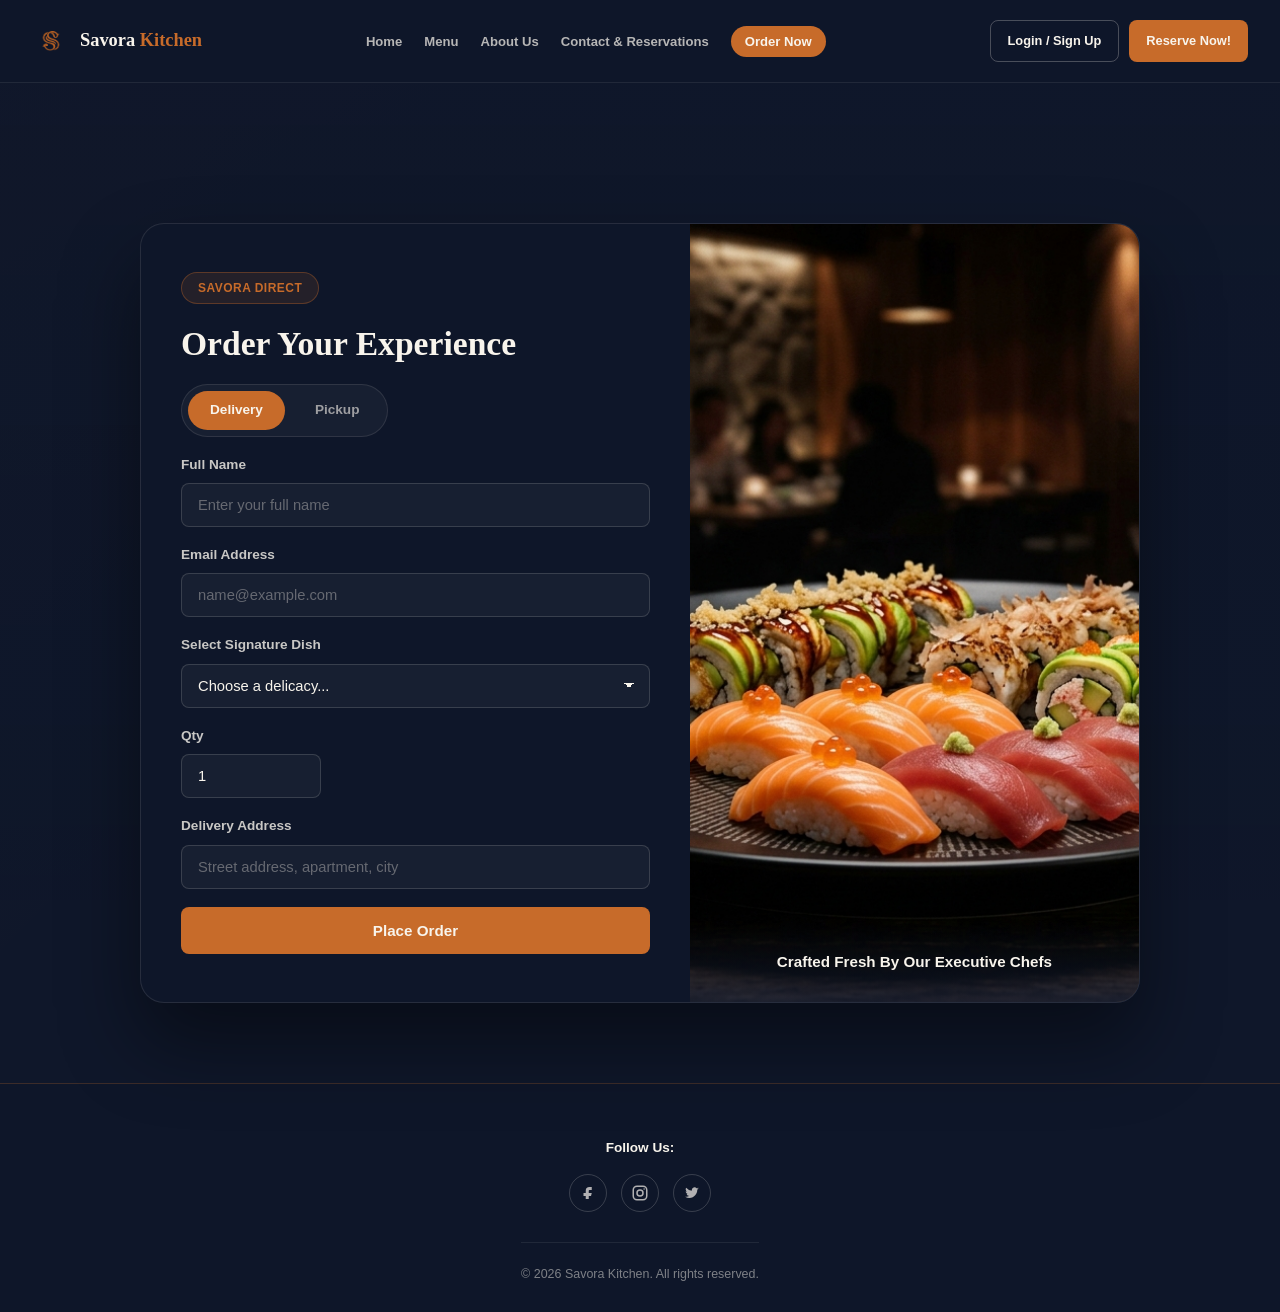
<file: order.html>
<!DOCTYPE html>
<html lang="en">
<head>
    <meta charset="UTF-8">
    <meta name="viewport" content="width=device-width, initial-scale=1.0">
    <link rel="icon" type="image/png" href="logo.png">
    <link rel="stylesheet" href="style.css">
    <title>Order Now - Savora Kitchen</title>
</head>
<body>
<header>
    <nav class="navbar">
    <div class="logo">
        <a href="index.html"><img src="logo.png" alt="Savora Kitchen Logo"></a>
   <span class="logo-text">Savora <span>Kitchen</span></span>
    </div>
        
    <div class="nav-links">
        <ul>
            <li><a href="index.html">Home</a></li>
            <li><a href="menu.html">Menu</a></li>
            <li><a href="about.html">About Us</a></li>
            <li><a href="contact.html">Contact & Reservations</a></li>
            <li><a href="order.html" class="active" aria-current="page">Order Now</a></li>
        </ul>
    </div>
            <div class="nav-actions">
                <a href="login.html" class="nav-login-btn">Login / Sign Up</a>
                <a href="contact.html" class="reserve-btn">Reserve Now!</a>
    </div>
    </nav>
<button class="mobile-menu-toggle" aria-label="Toggle menu" aria-expanded="false">
        <span></span>
        <span></span>
        <span></span>
</button>
</header>

<!--Background Video Overlay-->
<div class="video-background-wrapper">
    <video autoplay muted loop playsinline class="video-background">
        <source src="Savora Kitchen.mp4" type="video/mp4">
    </video>
    <div class="video-overlay"></div>
</div>

<!--Main Order Cardd Section-->
<section class="order-modal-section">
    <div class="order-card-container">

        <!--Left Side: Interactive Form-->
        <div class="order-form-side">
            <span class="brand-tag">Savora Direct</span>
            <h2>Order Your Experience</h2>

        <form class="order-form" method="post">
            <!-- Delivery / Pick-up Toggle -->
            <div class="order-type-toggle">
                <input type="radio" id="delivery" name="order-type" value="delivery" checked>
                <label for="delivery">Delivery</label>

                <input type="radio" id="pickup" name="order-type" value="pickup">
                <label for="pickup">Pickup</label>
            </div>
            <!-- Customer Info -->
            <div class="form-group">
                <label for="order-name">Full Name</label>
            <input type="text" id="order-name" name="name" placeholder="Enter your full name" maxlength="200" required>
            </div>

        <div class="form-group">
            <label for="order-email">Email Address</label>
            <input type="email" id="order-email" name="email" placeholder="name@example.com" autocomplete="email" maxlength="254" required>
        </div>
        <!-- Food Selection -->
        <div class="form-row">
            <div class="form-group flex-grow">
                <label for="food-selection">Select Signature Dish</label>
                <select id="food-selection" name="dish" required>
                    <option value="" disabled selected>Choose a delicacy...</option>
                    <option value="Ramen">Ramen</option>
                    <option value="Sushi Deluxe">Sushi Deluxe</option>
                    <option value="Thai Green Curry">Thai Green Curry</option>
                    <option value="Korean Bibimbap">Korean Bibimbap</option>
                    <option value="Truffle Fettuccine Alfredo">Truffle Fettuccine Alfredo</option>
                    <option value="Margherita Pizza">Margherita Pizza</option>
                    <option value="Lasagna">Lasagna</option>
                </select>
            </div>
        </div>
    <div class="form-group qty-group">
        <label for="order-qty">Qty</label>
        <input type="number" id="order-qty" name="quantity" min="1" max="10" step="1" value="1" required>
    </div>

    <div class="order-price-preview" id="order-price-preview" aria-live="polite" hidden>
        <p class="order-price-line"></p>
        <p class="order-price-total"></p>
    </div>

    <!-- Delivery Address -->
    <div class="form-group" id="address-group">
        <label for="delivery-address">Delivery Address</label>
        <input type="text" id="delivery-address" name="address" placeholder="Street address, apartment, city" maxlength="500" required>
    </div>
<div class="form-group" id="pickup-time-group">
    <label for="pickup-time">Pickup Time</label>
    <input type="time" id="pickup-time" name="pickup_time">
</div>

    <button type="submit" class="submit-btn">Place Order</button>
    <p class="login-status order-status" role="status" aria-live="polite"></p>
    </form>
        </div>
    <!-- Right Side: Culinary Showcase Image -->
        <div class="order-image-side">
            <img src="Sushi Deluxe.png" alt="Savora Signature Dish" class="showcase-img">
            <div class="image-overlay-content">
                <p class="image-caption">Crafted Fresh By Our Executive Chefs</p>
            </div>
        </div>
        </div>
</section>

<footer>
    <section class="footer">
        <div class="footer-container">
            <div class="footer-social">
                <p>Follow Us:</p>
                <ul>
                   <li><a href="#" aria-label="Facebook"><svg class="social-icon" viewBox="0 0 24 24" aria-hidden="true"><path d="M14 8h3V4h-3c-3.31 0-5 1.69-5 5v3H6v4h3v4h4v-4h3l1-4h-4V9c0-.67.33-1 1-1Z" fill="currentColor"/></svg></a></li>
                   <li><a href="#" aria-label="Instagram"><svg class="social-icon" viewBox="0 0 24 24" aria-hidden="true"><rect x="3" y="3" width="18" height="18" rx="5" fill="none" stroke="currentColor" stroke-width="2"/><circle cx="12" cy="12" r="4" fill="none" stroke="currentColor" stroke-width="2"/><circle cx="17.5" cy="6.5" r="1" fill="currentColor"/></svg></a></li>
                    <li><a href="#" aria-label="Twitter"><svg class="social-icon" viewBox="0 0 24 24" aria-hidden="true"><path d="M21 6.2c-.7.3-1.4.5-2.2.6.8-.5 1.4-1.2 1.7-2.1-.7.4-1.5.7-2.4.9A3.7 3.7 0 0 0 11.7 8c0 .3 0 .6.1.9a10.5 10.5 0 0 1-7.6-3.8 3.7 3.7 0 0 0 1.1 4.9c-.6 0-1.2-.2-1.7-.5 0 1.8 1.3 3.3 3 3.7-.3.1-.7.1-1 .1-.2 0-.5 0-.7-.1.5 1.5 1.9 2.6 3.6 2.6A7.5 7.5 0 0 1 3.8 17c-.3 0-.7 0-1-.1a10.5 10.5 0 0 0 5.7 1.7c6.8 0 10.5-5.6 10.5-10.5v-.5c.7-.5 1.4-1.1 2-1.8Z" fill="currentColor"/></svg></a></li>
                </ul>
            </div>
            <p>
                &copy; 2026 Savora Kitchen. All rights reserved.
            </p>
        </div>
    </section>
</footer>
<script src="script.js"></script>
</body>
</html>
</file>
<file: style.css>
/* ============================
    RESET & BASE
============================ */
:root {
     --deep-navy: #0F172A;
     --burnt-orange: #C76B2A;
     --warm-ivory: #F8F4EC;
     --soft-bronze: #B08D57;
}

* {
    margin: 0;
    padding: 0;
    box-sizing: border-box;
}

html { scroll-behavior: smooth; }

body {
    background-color: var(--deep-navy);
    background-image: linear-gradient(135deg, rgba(199, 107, 42, 0.06), transparent 38%);
    color: var(--warm-ivory);
    font-family: 'Inter', sans-serif;
    line-height: 1.5;
    -webkit-font-smoothing: antialiased;
}

@keyframes rise-in {
    from { opacity: 0; transform: translateY(24px); }
    to { opacity: 1; transform: translateY(0); }
}

@keyframes hero-image-in {
    from { opacity: 0; transform: translateX(24px); }
    to { opacity: 1; transform: translateX(0); }
}

.hero-left > * {
    opacity: 0;
    animation: rise-in 700ms ease-out forwards;
}

.hero-left > :nth-child(1) { animation-delay: 100ms; }
.hero-left > :nth-child(2) { animation-delay: 180ms; }
.hero-left > :nth-child(3) { animation-delay: 260ms; }
.hero-left > :nth-child(4) { animation-delay: 340ms; }
.hero-left > :nth-child(5) { animation-delay: 420ms; }
.hero-right { animation: hero-image-in 800ms ease-out 180ms both; }

.reveal-on-scroll {
    opacity: 0;
    transform: translateY(28px);
    transition: opacity 700ms ease, transform 700ms ease;
}

.reveal-on-scroll.is-visible {
    opacity: 1;
    transform: translateY(0);
}

img { max-width: 100%; display: block; }
a { text-decoration: none; }
ul { list-style: none; }

header {
    position: relative;
    z-index: 10;
    background: rgba(15, 23, 42, 0.82);
    border-bottom: 1px solid rgba(248, 244, 236, 0.08);
}

.navbar {
    display: flex;
    align-items: center;
    gap: 32px;
    max-width: 1280px;
    min-height: 82px;
    margin: 0 auto;
    padding: 0 48px;
}

.logo { display: flex; align-items: center; gap: 10px; flex-shrink: 0; }
.logo img { width: 38px; height: 38px; object-fit: contain; }
.logo-text { color: var(--warm-ivory); font-family: 'Playfair Display', serif; font-size: 1.15rem; font-weight: 700; }
.logo-text span { color: var(--burnt-orange); }

.nav-links { flex: 1; }
.nav-links ul { display: flex; justify-content: center; align-items: center; gap: clamp(18px, 2.5vw, 34px); }
.nav-links a { color: rgba(248, 244, 236, 0.72); font-size: 0.82rem; font-weight: 600; transition: color 180ms ease, background 180ms ease; }
.nav-links a.active,
.nav-links a[aria-current="page"] {
    padding: 8px 14px;
    border-radius: 999px;
    background: var(--burnt-orange);
    color: var(--warm-ivory);
}
.nav-links a.active:hover,
.nav-links a.active:focus-visible,
.nav-links a[aria-current="page"]:hover,
.nav-links a[aria-current="page"]:focus-visible {
    background: var(--soft-bronze);
    color: var(--warm-ivory);
}
.nav-links a:hover, .nav-links a:focus-visible { color: var(--burnt-orange); }
.nav-actions { display: flex; align-items: center; gap: 10px; flex-shrink: 0; }
.nav-login-btn, .reserve-btn { display: inline-flex; align-items: center; justify-content: center; min-height: 42px; padding: 0 17px; border-radius: 8px; font-size: 0.8rem; font-weight: 700; transition: transform 180ms ease, background 180ms ease, color 180ms ease; }
.nav-login-btn { border: 1px solid rgba(248, 244, 236, 0.25); color: var(--warm-ivory); }
.nav-login-btn:hover, .nav-login-btn:focus-visible { border-color: var(--burnt-orange); color: var(--burnt-orange); }
.nav-actions .reserve-btn { background: var(--burnt-orange); color: var(--warm-ivory); }
.nav-actions .reserve-btn:hover, .nav-actions .reserve-btn:focus-visible { background: var(--soft-bronze); transform: translateY(-2px); }
.mobile-menu-toggle {
    display: none;
    align-items: center;
    justify-content: center;
    flex-direction: column;
    gap: 4px;
    padding: 8px;
    border: 0;
    background: transparent;
    cursor: pointer;
}

.mobile-menu-toggle span { display: block; width: 24px; height: 2px; background: var(--warm-ivory); transition: transform 180ms ease, opacity 180ms ease; }

h1, h2, h3 {
    font-family: 'Playfair Display', serif;
    line-height: 1.2;
}

.section-tag {
    display: inline-block;
    padding: 6px 16px;
    margin-bottom: 16px;
    border-radius: 999px;
    background: rgba(199, 107, 42, 0.12);
    border: 1px solid rgba(199, 107, 42, 0.35);
    color: var(--burnt-orange);
    font-size: 0.78rem;
    font-weight: 600;
    letter-spacing: 0.04em;
    text-transform: uppercase;
}

/* ============================
   HERO — right image & founder card
============================ */
.hero {
    position: relative;
    display: flex;
    align-items: center;
    min-height: 680px;
    padding: 96px 48px 116px;
    overflow: hidden;
    background: rgba(15, 23, 42, 0.88);
}

.hero-video {
    position: absolute;
    inset: 0;
    z-index: 0;
    width: 100%;
    height: 100%;
    object-fit: cover;
    opacity: 0.3;
    filter: saturate(0.8);
}

.hero::after {
    position: absolute;
    inset: 0;
    z-index: 1;
    background: linear-gradient(90deg, rgba(15, 23, 42, 0.78) 0%, rgba(15, 23, 42, 0.52) 48%, rgba(15, 23, 42, 0.28) 100%);
    content: '';
}

.hero-container {
    position: relative;
    z-index: 2;
    display: grid;
    grid-template-columns: minmax(0, 1fr) minmax(320px, 0.78fr);
    align-items: center;
    gap: clamp(36px, 7vw, 100px);
    width: min(1184px, 100%);
    margin: 0 auto;
}

.hero-left { max-width: 610px; }
.hero-tag { display: inline-block; margin-bottom: 18px; color: var(--soft-bronze); font-size: 0.78rem; font-weight: 700; letter-spacing: 0.12em; text-transform: uppercase; }
.hero-title { color: var(--warm-ivory); font-size: clamp(2.7rem, 5vw, 5rem); margin-bottom: 20px; }
.hero-title span { display: block; color: var(--burnt-orange); }
.hero-left p { max-width: 560px; color: rgba(248, 244, 236, 0.7); line-height: 1.75; }
.hero-buttons { display: flex; flex-wrap: wrap; gap: 12px; margin-top: 30px; }
.hero-buttons a { padding: 13px 22px; border-radius: 8px; background: var(--burnt-orange); color: var(--warm-ivory); font-size: 0.85rem; font-weight: 700; }
.hero-buttons a + a { border: 1px solid rgba(248, 244, 236, 0.24); background: transparent; }
.hero-buttons a:hover { background: var(--soft-bronze); }


.hero-right {
    position: relative;
    z-index: 2;
    flex-shrink: 0;
    width: min(420px, 100%);
    height: 410px;
    max-width: 100%;
    overflow: hidden;
    padding: 18px;
    border: 1px solid rgba(248, 244, 236, 0.22);
    border-radius: 24px;
    background: rgba(248, 244, 236, 0.09);
    box-shadow: 0 24px 55px rgba(0, 0, 0, 0.28);
    backdrop-filter: blur(14px);
    transition: transform 180ms ease, background 180ms ease, border-color 180ms ease, box-shadow 180ms ease;
}

.hero-right:hover {
    transform: translateY(-6px);
    background: rgba(199, 107, 42, 0.12);
    border-color: var(--burnt-orange);
    box-shadow: 0 30px 60px rgba(0, 0, 0, 0.34);
}

.hero-right img {
    width: 100%;
    height: 100%;
    object-fit: cover;
    border-radius: 16px;
    background: rgba(15, 23, 42, 0.28);
}

.floating-card {
    position: relative;
    z-index: 2;
    display: flex;
    align-items: center;
    gap: 16px;
    width: min(100%, 500px);
    margin: 28px 0 0;
    padding: 18px 22px;
    border-radius: 16px;
    background: rgba(15, 23, 42, 0.96);
    border: 1px solid rgba(176, 141, 87, 0.4);
    backdrop-filter: blur(12px);
    box-shadow: 0 20px 40px rgba(0, 0, 0, 0.35);
    transition: transform 180ms ease, background 180ms ease, border-color 180ms ease, box-shadow 180ms ease;
}

.floating-card:hover {
    transform: translateY(-5px);
    background: rgba(199, 107, 42, 0.12);
    border-color: var(--burnt-orange);
    box-shadow: 0 26px 48px rgba(0, 0, 0, 0.4);
}

.floating-card img {
    width: 56px;
    height: 56px;
    border-radius: 50%;
    object-fit: cover;
    flex-shrink: 0;
}

.founder-info h3 { font-size: 0.95rem; color: var(--warm-ivory); }
.founder-info span { display: block; font-size: 0.75rem; color: var(--burnt-orange); margin-bottom: 6px; }
.founder-info p { font-size: 0.78rem; line-height: 1.4; color: rgba(248, 244, 236, 0.65); margin-bottom: 4px; }
.founder-info small { font-size: 0.7rem; color: rgba(248, 244, 236, 0.4); }

/* Mobile */
@media (max-width: 767px) {
    header { position: relative; }
    .navbar { min-height: 72px; padding: 0 18px; gap: 0; flex-wrap: wrap; }
    .mobile-menu-toggle { display: flex; position: absolute; top: 16px; right: 18px; z-index: 2; }
    .nav-links, .nav-actions { display: none; flex-basis: 100%; width: 100%; }
    header.menu-open .nav-links, .navbar.menu-open .nav-links { display: block; }
    header.menu-open .nav-actions, .navbar.menu-open .nav-actions { display: flex; }
    .nav-links ul { flex-direction: column; align-items: stretch; gap: 4px; padding: 14px 0 8px; }
    .nav-links a { display: block; padding: 10px 14px; text-align: center; font-size: 0.84rem; }
    .nav-links a.active, .nav-links a[aria-current="page"] { padding: 10px 14px; }
    .nav-actions { flex-direction: column; align-items: stretch; gap: 8px; padding: 0 0 18px; }
    .nav-login-btn, .nav-actions .reserve-btn { width: 100%; }
    header.menu-open .mobile-menu-toggle span:nth-child(1), .navbar.menu-open .mobile-menu-toggle span:nth-child(1) { transform: translateY(6px) rotate(45deg); }
    header.menu-open .mobile-menu-toggle span:nth-child(2), .navbar.menu-open .mobile-menu-toggle span:nth-child(2) { opacity: 0; }
    header.menu-open .mobile-menu-toggle span:nth-child(3), .navbar.menu-open .mobile-menu-toggle span:nth-child(3) { transform: translateY(-6px) rotate(-45deg); }
    .hero { min-height: auto; padding: 74px 22px 94px; }
    .hero-container { grid-template-columns: 1fr; }
    .hero-left { max-width: 680px; }
    .hero-title { font-size: clamp(2.35rem, 12vw, 3.7rem); }
    .hero-right { width: 100%; height: 320px; }
    .floating-card { width: 100%; margin-top: 24px; padding: 15px; }
    .about-left { min-height: 320px; padding: 12px; }
    .about-left img { height: auto; object-fit: contain; }
    .menu-preview { padding: 88px 22px; }
    .menu-container > p { margin-bottom: 36px; }
    .menu-slider { grid-template-columns: 1fr; grid-template-areas: "image" "info" "button"; gap: 18px; padding: 20px; }
    .menu-card img { height: 220px; object-fit: cover; }
    .menu-info { text-align: center; }
    .menu-info h3 { font-size: 1.45rem; margin: 8px 0 10px; }
    .menu-info p { font-size: 0.9rem; line-height: 1.55; }
    .view-menu-btn { justify-self: center; }
    .cta { padding: 56px 22px; }
    .cta-container { padding: 30px 24px; }
    .about-container { grid-template-columns: 1fr; grid-template-areas: "image" "text" "stats"; }
    .about { padding: 72px 22px; }
    .why-choose, .testimonials, .chefs { padding-left: 22px; padding-right: 22px; }
}

/* Tablet */
@media (min-width: 768px) and (max-width: 1023px) {
    header { position: relative; }
    .navbar {
        min-height: 72px;
        padding: 0 24px;
        gap: 0;
        flex-wrap: wrap;
    }
    .mobile-menu-toggle {
        display: flex;
        position: absolute;
        top: 16px;
        right: 24px;
        z-index: 2;
    }
    .nav-links,
    .nav-actions {
        display: none;
        flex-basis: 100%;
        width: 100%;
    }
    header.menu-open .nav-links { display: block; }
    header.menu-open .nav-actions { display: flex; }
    .nav-links ul {
        flex-direction: column;
        align-items: stretch;
        gap: 4px;
        padding: 14px 0 8px;
    }
    .nav-links a {
        display: block;
        padding: 10px 14px;
        text-align: center;
    }
    .nav-actions {
        flex-direction: column;
        align-items: stretch;
        gap: 8px;
        padding-bottom: 18px;
    }
    .nav-login-btn,
    .nav-actions .reserve-btn {
        width: 100%;
    }
    header.menu-open .mobile-menu-toggle span:nth-child(1) { transform: translateY(6px) rotate(45deg); }
    header.menu-open .mobile-menu-toggle span:nth-child(2) { opacity: 0; }
    header.menu-open .mobile-menu-toggle span:nth-child(3) { transform: translateY(-6px) rotate(-45deg); }

    .nav-links ul { gap: 14px; }
    .nav-links a { font-size: 0.75rem; }
    .nav-login-btn, .reserve-btn { padding: 0 12px; }
    .hero { padding: 72px 28px 108px; }
    .hero-container { grid-template-columns: 1fr; }
    .hero-left { max-width: 680px; }
    .hero-right { width: min(420px, 82vw); margin: 0 auto; }
}

/* Laptop */
@media (min-width: 1024px) and (max-width: 1439px) {
    .navbar { padding: 0 32px; gap: 24px; }
    .nav-links ul { gap: 22px; }
    .hero { padding-left: 36px; padding-right: 36px; }
}

/* Desktop */
@media (min-width: 1440px) {
    .navbar { padding-left: 60px; padding-right: 60px; }
    .hero { padding-left: 64px; padding-right: 64px; }
}

@media (prefers-reduced-motion: reduce) {
    html { scroll-behavior: auto; }
    *, *::before, *::after {
        animation-duration: 0.01ms !important;
        animation-iteration-count: 1 !important;
        scroll-behavior: auto !important;
        transition-duration: 0.01ms !important;
    }
}

/* ============================
   ABOUT / OUR STORY
============================ */
.about { padding: 100px 48px; }

.about-container {
    display: grid;
    grid-template-columns: 0.9fr 1.1fr;
    grid-template-areas:
        "image text"
        "image stats";
    gap: 18px 64px;
    max-width: 1200px;
    margin: 0 auto;
}

.about-left {
    grid-area: image;
    min-height: 460px;
    padding: 18px;
    overflow: hidden;
    border: 1px solid rgba(248, 244, 236, 0.22);
    border-radius: 24px;
    background: rgba(248, 244, 236, 0.09);
    box-shadow: 0 24px 55px rgba(0, 0, 0, 0.28);
    backdrop-filter: blur(14px);
    transition: transform 180ms ease, background 180ms ease, border-color 180ms ease, box-shadow 180ms ease;
}

.about-left:hover {
    transform: translateY(-6px);
    background: rgba(199, 107, 42, 0.12);
    border-color: var(--burnt-orange);
    box-shadow: 0 30px 60px rgba(0, 0, 0, 0.34);
}

.about-left img {
    width: 100%;
    height: 100%;
    object-fit: cover;
    border-radius: 16px;
}

.about-right { grid-area: text; }
.about-right h2 { font-size: clamp(1.8rem, 3vw, 2.6rem); color: var(--warm-ivory); margin-bottom: 18px; }
.about-right h2 span { display: block; color: var(--burnt-orange); }
.about-right p { color: rgba(248, 244, 236, 0.7); line-height: 1.7; max-width: 520px; }

.about-stats { grid-area: stats; display: flex; gap: 28px; margin-top: 0; flex-wrap: wrap; }
.stat { min-width: 112px; }
.stat h3 { font-size: clamp(2.35rem, 4vw, 3rem); color: var(--burnt-orange); line-height: 1; }
.stat span { display: block; margin-top: 8px; font-size: 0.9rem; line-height: 1.35; color: rgba(248, 244, 236, 0.68); }

/* ============================
   WHY CHOOSE US
============================ */
.why-choose { padding: 100px 48px; background: rgba(248, 244, 236, 0.035); }

.why-container { max-width: 1200px; margin: 0 auto; text-align: center; }
.why-container > h2 { font-size: clamp(1.8rem, 3vw, 2.6rem); color: var(--warm-ivory); margin-bottom: 10px; }
.why-container > span:not(.section-tag) { display: block; color: var(--burnt-orange); font-weight: 600; margin-bottom: 14px; }
.why-container > p { max-width: 620px; margin: 0 auto 48px; color: rgba(248, 244, 236, 0.65); line-height: 1.7; }

.choose-grid { display: grid; grid-template-columns: repeat(auto-fit, minmax(230px, 1fr)); gap: 24px; text-align: left; }
.choose-card { padding: 28px; border-radius: 16px; background: rgba(248, 244, 236, 0.045); border: 1px solid rgba(248, 244, 236, 0.1); transition: transform 180ms ease, background 180ms ease, border-color 180ms ease, box-shadow 180ms ease; }
.choose-card:hover { transform: translateY(-6px); background: rgba(199, 107, 42, 0.1); border-color: var(--burnt-orange); box-shadow: 0 16px 30px rgba(0, 0, 0, 0.2); }
.choose-card h3 { font-size: 1.15rem; color: var(--warm-ivory); margin-bottom: 10px; }
.choose-card p { font-size: 0.9rem; line-height: 1.6; color: rgba(248, 244, 236, 0.6); }

/* ============================
   FEATURED FAVORITES (menu-preview)
============================ */
.menu-preview { padding: 120px 48px 48px; }

.why-choose:has(.menu-preview) { padding-bottom: 32px; }

.menu-container { width: min(1240px, 100%); margin: 0 auto; text-align: center; }
.menu-container > h2 { font-size: clamp(2.1rem, 4vw, 3.2rem); margin-bottom: 12px; }
.menu-container > h2 span { color: var(--burnt-orange); }
.menu-container > p { color: rgba(248, 244, 236, 0.65); margin-bottom: 56px; font-size: 1rem; }

.menu-slider {
    display: grid;
    grid-template-columns: 1.08fr 0.92fr;
    grid-template-areas:
        "image info"
        "image button";
    align-items: start;
    gap: 18px 56px;
    width: min(980px, 100%);
    margin: 0 auto;
    padding: 42px;
    border-radius: 20px;
    background: rgba(248, 244, 236, 0.045);
    border: 1px solid rgba(248, 244, 236, 0.1);
    text-align: left;
    transition: transform 180ms ease, background 180ms ease, border-color 180ms ease, box-shadow 180ms ease;
}

.menu-slider + .menu-slider { margin-top: 32px; }
.menu-slider:hover { transform: translateY(-6px); background: rgba(199, 107, 42, 0.1); border-color: var(--burnt-orange); box-shadow: 0 16px 30px rgba(0, 0, 0, 0.2); }

.menu-card { grid-area: image; align-self: center; }
.menu-card img { width: 100%; border-radius: 16px; }

.menu-info { grid-area: info; }
.menu-info span:first-child { color: var(--burnt-orange); font-size: 0.78rem; font-weight: 600; text-transform: uppercase; }
.menu-info h3 { font-size: 1.7rem; margin: 10px 0 14px; }
.menu-info p { font-size: 1rem; color: rgba(248, 244, 236, 0.65); line-height: 1.7; margin-bottom: 16px; }
.menu-info > span:last-child { display: inline-block; color: var(--soft-bronze); font-weight: 600; }

.view-menu-btn {
    grid-area: button;
    justify-self: start;
    display: inline-block;
    padding: 11px 26px;
    border-radius: 8px;
    background: var(--burnt-orange);
    color: var(--warm-ivory);
    font-weight: 600;
    font-size: 0.88rem;
}

/* ============================
   TESTIMONIALS
============================ */
.testimonials { padding: 100px 48px; background: rgba(248, 244, 236, 0.035); }

.testimonials-container { max-width: 1200px; margin: 0 auto; text-align: center; }
.testimonials-container > h2 { font-size: clamp(1.8rem, 3vw, 2.6rem); margin-bottom: 10px; }
.testimonials-container > h2 span { color: var(--burnt-orange); }
.testimonials-container > p { color: rgba(248, 244, 236, 0.65); margin-bottom: 48px; }

.testimonial-grid { display: grid; grid-template-columns: repeat(auto-fit, minmax(280px, 1fr)); gap: 24px; text-align: left; }
.testimonial-card { padding: 28px; border-radius: 16px; background: rgba(248, 244, 236, 0.045); border: 1px solid rgba(248, 244, 236, 0.1); transition: transform 180ms ease, background 180ms ease, border-color 180ms ease, box-shadow 180ms ease; }
.testimonial-card:hover { transform: translateY(-6px); background: rgba(199, 107, 42, 0.1); border-color: var(--burnt-orange); box-shadow: 0 16px 30px rgba(0, 0, 0, 0.2); }
.testimonial-card p { font-size: 0.92rem; line-height: 1.65; color: rgba(248, 244, 236, 0.75); margin-bottom: 18px; }
.testimonial-card h3 { font-size: 0.95rem; color: var(--warm-ivory); }
.testimonial-card span { font-size: 0.8rem; color: var(--burnt-orange); }

/* ============================
   OUR CHEFS
============================ */
.chefs { padding: 100px 48px; }

.chefs-container { max-width: 1200px; margin: 0 auto; text-align: center; }
.chefs-container > h2 { font-size: clamp(1.8rem, 3vw, 2.6rem); margin-bottom: 10px; }
.chefs-container > h2 span { color: var(--burnt-orange); }
.chefs-container > p { color: rgba(248, 244, 236, 0.65); max-width: 620px; margin: 0 auto 48px; }

.chefs-slider { display: grid; grid-template-columns: repeat(auto-fit, minmax(180px, 1fr)); gap: 24px; margin-bottom: 40px; }
.chef-card {
    padding: 20px;
    border-radius: 16px;
    background: rgba(248, 244, 236, 0.045);
    border: 1px solid rgba(248, 244, 236, 0.1);
    text-align: center;
    transition: transform 180ms ease, background 180ms ease, border-color 180ms ease, box-shadow 180ms ease;
}

.chef-card:hover {
    transform: translateY(-6px);
    background: rgba(199, 107, 42, 0.1);
    border-color: var(--burnt-orange);
    box-shadow: 0 16px 30px rgba(0, 0, 0, 0.2);
}
.chef-card img { width: 100%; aspect-ratio: 1; object-fit: cover; border-radius: 12px; margin-bottom: 14px; }
.chef-card h3 { font-size: 1rem; color: var(--warm-ivory); }
.chef-card span { font-size: 0.78rem; color: var(--burnt-orange); }

.view-more-about-us-btn {
    display: inline-block;
    padding: 12px 28px;
    border-radius: 8px;
    background: transparent;
    border: 1px solid rgba(248, 244, 236, 0.25);
    color: var(--warm-ivory);
    font-weight: 600;
    font-size: 0.9rem;
    cursor: pointer;
    transition: transform 180ms ease, background 180ms ease, border-color 180ms ease, color 180ms ease;
}

.view-more-about-us-btn:hover,
.view-more-about-us-btn:focus-visible {
    background: rgba(199, 107, 42, 0.14);
    border-color: var(--burnt-orange);
    color: var(--burnt-orange);
    transform: translateY(-2px);
}

/* ============================
   CTA
============================ */
.cta { padding: 72px 48px; }

.cta-container {
    width: min(760px, 100%);
    margin: 0 auto;
    text-align: left;
    padding: 38px 42px;
    border-radius: 20px;
    background: linear-gradient(120deg, #ee6801 0%, #e66300 48%, var(--burnt-orange) 100%);
    border: 1px solid rgba(248, 244, 236, 0.45);
    box-shadow: 0 18px 38px rgba(15, 23, 42, 0.18);
    transition: transform 180ms ease, border-color 180ms ease, box-shadow 180ms ease;
}

.cta-container:hover {
    transform: translateY(-6px);
    border-color: var(--burnt-orange);
    box-shadow: 0 30px 60px rgba(15, 23, 42, 0.28);
}

.cta-container h2 { font-size: clamp(1.5rem, 3vw, 2rem); color: #FFFFFF; margin-bottom: 10px; }
.cta-container p { max-width: 580px; color: rgba(248, 244, 236, 0.82); margin-bottom: 24px; }
.cta .reserve-btn { display: inline-block; padding: 12px 26px; border-radius: 999px; background: #FFFFFF; color: var(--burnt-orange); font-weight: 700; transition: transform 180ms ease, background 180ms ease, color 180ms ease; }
.cta .reserve-btn:hover, .cta .reserve-btn:focus-visible { background: var(--deep-navy); color: var(--warm-ivory); transform: translateY(-2px); }

/* ============================
   FOOTER
============================ */
footer {
    padding: 54px 48px 28px;
    border-top: 1px solid rgba(199, 107, 42, 0.25);
    background: rgba(15, 23, 42, 0.58);
}

.footer-container {
    max-width: 1200px;
    margin: 0 auto;
    text-align: center;
    display: flex;
    flex-direction: column;
    align-items: center;
}

.footer-social p { color: var(--warm-ivory); margin-bottom: 16px; font-size: 0.85rem; font-weight: 600; }
.footer-social ul { display: flex; justify-content: center; gap: 14px; margin-bottom: 30px; }
.footer-social a { display: grid; place-items: center; width: 38px; height: 38px; border: 1px solid rgba(248, 244, 236, 0.18); border-radius: 50%; color: rgba(248, 244, 236, 0.7); transition: transform 180ms ease, border-color 180ms ease, background 180ms ease, color 180ms ease; }
.footer-social a:hover, .footer-social a:focus-visible { transform: translateY(-3px); border-color: var(--burnt-orange); background: rgba(199, 107, 42, 0.14); color: var(--burnt-orange); }
.social-icon { width: 18px; height: 18px; }
.footer-container > p { padding-top: 22px; border-top: 1px solid rgba(248, 244, 236, 0.08); font-size: 0.78rem; color: rgba(248, 244, 236, 0.48); }


/* ============================
   MENU HERO
============================ */
.Menu-hero {
    padding: 160px 48px 100px;
    text-align: center;
    background: var(--deep-navy);
}

.menu-hero-container {
    max-width: 700px;
    margin: 0 auto;
}

.menu-hero-container > * {
    opacity: 0;
    animation: rise-in 700ms ease-out forwards;
}

.menu-hero-container > :nth-child(1) { animation-delay: 100ms; }
.menu-hero-container > :nth-child(2) { animation-delay: 180ms; }
.menu-hero-container > :nth-child(3) { animation-delay: 260ms; }
.menu-hero-container > :nth-child(4) { animation-delay: 340ms; }

@keyframes menu-card-in {
    from { opacity: 0; }
    to { opacity: 1; }
}

.Menu-hero h1 {
    font-size: clamp(2.2rem, 4.5vw, 3.2rem);
    color: var(--warm-ivory);
    margin: 16px 0;
}

.Menu-hero h1 span {
    display: block;
    color: var(--burnt-orange);
}

.Menu-hero p {
    color: rgba(248, 244, 236, 0.65);
    line-height: 1.7;
    margin-bottom: 28px;
}

.menu-hero-container > a {
    display: inline-block;
    padding: 13px 30px;
    border-radius: 8px;
    background: var(--burnt-orange);
    color: var(--warm-ivory);
    font-weight: 600;
    font-size: 0.92rem;
    transition: transform 180ms ease, background 180ms ease, color 180ms ease;
}

.menu-hero-container > a:hover {
    background: var(--soft-bronze);
    transform: translateY(-2px);
}

/* ============================
   MENU CATEGORIES + FOOD CARDS
============================ */
.menu-category {
    display: grid;
    grid-template-columns: repeat(4, minmax(0, 1fr));
    gap: 20px;
    max-width: 1280px;
    margin: 0 auto;
    padding: 70px 36px;
    opacity: 0;
    transform: translateY(28px);
    transition: opacity 700ms ease, transform 700ms ease;
}

.menu-category.is-visible {
    opacity: 1;
    transform: translateY(0);
}

.category-container {
    grid-column: 1 / -1;
}

.category-container h2 {
    font-size: clamp(1.6rem, 3vw, 2.2rem);
    color: var(--warm-ivory);
    margin-bottom: 10px;
}

.category-container p {
    color: rgba(248, 244, 236, 0.6);
    max-width: 560px;
}

.food-slider {
    display: flex;
    flex-direction: column;
    background: rgba(255, 255, 255, 0.03);
    border: 1px solid rgba(248, 244, 236, 0.08);
    border-radius: 16px;
    overflow: hidden;
    opacity: 0;
    animation: none;
    transition: transform 0.25s ease, border-color 0.25s ease, box-shadow 0.25s ease;
}

.menu-category.is-visible .food-slider {
    animation: menu-card-in 650ms ease-out both;
}

.menu-category.is-visible .food-slider:nth-child(2) { animation-delay: 180ms; }
.menu-category.is-visible .food-slider:nth-child(3) { animation-delay: 260ms; }
.menu-category.is-visible .food-slider:nth-child(4) { animation-delay: 340ms; }
.menu-category.is-visible .food-slider:nth-child(5) { animation-delay: 420ms; }

.food-slider:hover {
    transform: translateY(-4px);
    border-color: rgba(199, 107, 42, 0.35);
    box-shadow: 0 16px 30px rgba(0, 0, 0, 0.2);
}

.food-slider img {
    width: 100%;
    height: 190px;
    object-fit: cover;
}

.food-info {
    flex: 1;
    padding: 20px 20px 0;
}

.food-info span {
    display: inline-block;
    padding: 4px 12px;
    border-radius: 999px;
    background: rgba(199, 107, 42, 0.12);
    color: var(--burnt-orange);
    font-size: 0.72rem;
    font-weight: 600;
    text-transform: uppercase;
    letter-spacing: 0.03em;
    margin-bottom: 10px;
}

.food-info h3 {
    font-size: 1.15rem;
    color: var(--warm-ivory);
    margin-bottom: 8px;
}

.food-info p {
    font-size: 0.88rem;
    line-height: 1.55;
    color: rgba(248, 244, 236, 0.6);
}

.food-price {
    padding: 14px 20px 0;
}

.food-price span {
    font-size: 1.2rem;
    font-weight: 700;
    color: var(--soft-bronze);
}

.food-slider > a {
    display: block;
    margin: 16px 20px 20px;
    padding: 10px 0;
    text-align: center;
    border-radius: 8px;
    border: 1px solid var(--burnt-orange);
    background: var(--burnt-orange);
    color: var(--warm-ivory);
    font-weight: 600;
    font-size: 0.88rem;
    transition: background 0.2s ease, color 0.2s ease;
}

.food-slider > a:hover {
    background: transparent;
    color: var(--burnt-orange);
}

/* Menu responsive layout */
@media (max-width: 767px) {
    .Menu-hero { padding: 110px 22px 70px; }
    .menu-category {
        grid-template-columns: 1fr;
        gap: 14px;
        padding: 48px 18px;
    }
    .food-slider {
        display: grid;
        grid-template-columns: 84px minmax(0, 1fr) auto;
        grid-template-areas:
            "image info price"
            "image info button";
        border-radius: 12px;
    }
    .food-slider img {
        grid-area: image;
        width: 84px;
        height: 100%;
        min-height: 128px;
    }
    .food-info {
        grid-area: info;
        padding: 14px 10px 0 14px;
    }
    .food-info span { padding: 3px 8px; margin-bottom: 6px; font-size: 0.62rem; }
    .food-info h3 { font-size: 1rem; margin-bottom: 5px; }
    .food-info p { font-size: 0.78rem; line-height: 1.4; }
    .food-price { grid-area: price; padding: 14px 12px 0 0; }
    .food-price span { font-size: 1rem; }
    .food-slider > a {
        grid-area: button;
        margin: 10px 12px 12px 0;
        padding: 6px 8px;
        font-size: 0.7rem;
        white-space: nowrap;
        align-self: end;
    }
}

@media (min-width: 768px) and (max-width: 1023px) {
    .Menu-hero { padding: 130px 28px 80px; }
    .menu-category {
        grid-template-columns: repeat(2, minmax(0, 1fr));
        gap: 20px;
        padding: 60px 28px;
    }

    .menu-preview {
        padding: 88px 28px 48px;
    }

    .menu-slider {
        grid-template-columns: minmax(0, 1fr) minmax(0, 0.9fr);
        gap: 22px 28px;
        width: 100%;
        padding: 28px;
    }

    .menu-card {
        align-self: stretch;
    }

    .menu-card img {
        width: 100%;
        height: 100%;
        min-height: 260px;
        object-fit: cover;
        border-radius: 12px;
    }
}

@media (min-width: 1024px) and (max-width: 1439px) {
    .menu-category { padding-left: 32px; padding-right: 32px; }
}

@media (min-width: 1440px) {
    .menu-category { padding-left: 48px; padding-right: 48px; }
}

@media (max-width: 767px) {
    .about { padding: 72px 22px; }
    .about-container { grid-template-columns: 1fr; grid-template-areas: "image" "text" "stats"; }
    .about-left { min-height: 320px; padding: 12px; }
    .about-left img { height: auto; object-fit: contain; }
    .menu-preview { padding: 88px 16px; }
    .menu-slider { grid-template-columns: 1fr; grid-template-areas: "image" "info" "button"; gap: 18px; padding: 20px; }
    .why-choose:has(.menu-preview) { padding-left: 22px; padding-right: 22px; }
    .menu-preview { padding-left: 0; padding-right: 0; }
    .menu-slider { width: 100%; }
    .menu-card img { height: 220px; object-fit: cover; }
    .menu-info { text-align: center; }
    .menu-info h3 { font-size: 1.45rem; margin: 8px 0 10px; }
    .menu-info p { font-size: 0.9rem; line-height: 1.55; }
    .view-menu-btn { justify-self: center; }
    .cta { padding: 56px 22px; }
    .cta-container { width: 100%; padding: 28px 20px; text-align: center; }
    .cta-container p { margin-right: auto; margin-left: auto; }
}

/* =========================================
   ABOUT HERO
   ========================================= */

.about-hero {
    position: relative;
    top: 0;
    left: 0;
    z-index: 5;

    width: 100%;
    min-height: 80vh;
    margin: 0 auto 35px;

    display: flex;
    flex-direction: column;
    align-items: center;
    justify-content: center;

    padding: 84px 8% 40px;
    text-align: center;
    overflow: hidden;
    border-radius: 0 0 50px 50px;
    box-shadow: 0 22px 45px rgba(0, 0, 0, 0.28);
}

.about-hero-video {
    position: absolute;
    inset: 0;
    z-index: 0;
    display: block;
    width: 100%;
    height: 100%;
    object-fit: cover;
    opacity: 0.9;
}

.about-hero::after {
    content: "";
    position: absolute;
    inset: 0;
    z-index: 1;
    background: linear-gradient(to bottom, rgba(15, 23, 42, 0.58), rgba(15, 23, 42, 0.82));
}

.about-hero-content {
    position: relative;
    z-index: 2;
    display: flex;
    width: 100%;
    justify-content: center;
    text-align: center;
}

.about-hero .section-tag {
    margin-bottom: 18px;
}

.about-hero h1 {
    position: relative;
    z-index: 2;
    width: 100%;
    max-width: 900px;
    margin-right: auto;
    margin-left: auto;

    color: var(--warm-ivory);
    font-family: Georgia, "Times New Roman", serif;
    font-size: clamp(2.6rem, 5vw, 5.2rem);
    font-weight: 700;
    line-height: 0.98;
    letter-spacing: -2px;
    text-align: center;
}

.about-hero h1 span {
    display: block;
    color: var(--burnt-orange);
}

.about-hero p {
    position: relative;
    z-index: 2;
    width: 100%;
    max-width: 720px;
    margin-top: 25px;
    margin-right: auto;
    margin-left: auto;

    color: rgba(248, 244, 236, 0.92);
    font-size: 1rem;
    line-height: 1.8;
    text-align: center;
}


/* =========================================
   OUR STORY — VIDEO BACKGROUND
   ========================================= */

.our-story {
    position: relative;

    width: 100%;
    min-height: 0;
    padding: 68px 8% 72px;

    overflow: hidden;
    text-align: center;

    background: linear-gradient(135deg, rgba(199, 107, 42, 0.08), var(--deep-navy) 42%, rgba(176, 141, 87, 0.08));
    border-bottom: 1px solid rgba(176, 141, 87, 0.18);
}

.story-video {
    position: absolute;
    inset: 0;

    width: 100%;
    height: 100%;
}

.story-video video {
    width: 100%;
    height: 100%;

    object-fit: cover;
    opacity: 0.9;
}

.story-video::after {
    content: "";

    position: absolute;
    inset: 0;

    background:
        linear-gradient(
            to bottom,
            rgba(15, 23, 42, 0.38),
            rgba(15, 23, 42, 0.62)
        );

    z-index: 2;
}

.story-overlay {
    position: relative;
    z-index: 1;

    display: flex;
    flex-direction: column;
    align-items: center;
    justify-content: center;
    width: min(900px, 100%);
    margin: 0 auto;

    text-align: center;
}

.story-overlay .section-tag {
    margin-bottom: 8px;
}

.story-overlay h2 {
    max-width: 850px;

    color: var(--warm-ivory);
    font-family: Georgia, "Times New Roman", serif;
    font-size: clamp(2.4rem, 4vw, 4.2rem);
    font-weight: 700;
    line-height: 1.08;
}


/* =========================================
   SAVORA / STORY CONTENT
   ========================================= */

.story-content {
    width: min(800px, 100%);
    margin: 0 auto;
    padding: 20px 0 0;

    display: flex;
    flex-direction: column;
    align-items: center;
    justify-content: center;

    text-align: center;

    background: transparent;
}

.story-content::before {
    display: none;
}

.story-content p {
    max-width: 760px;
    margin: 0 auto;

    color: rgba(248, 244, 236, 0.86);

    font-size: 1.05rem;
    line-height: 1.85;
}


/* =========================================
   KITCHEN ENVIRONMENT
   ========================================= */

.kitchen-environment {
    width: 100%;
    padding: 32px 0;
}

.environment-content {
    position: relative;

    display: grid;
    grid-template-columns: minmax(0, 0.9fr) minmax(0, 1.1fr);
    grid-template-rows: auto auto auto;
    gap: 18px 7%;
    align-items: center;
    align-content: center;
    max-width: 1280px;
    width: min(1280px, calc(100% - 48px));
    min-height: 560px;
    margin: 0 auto;
    padding: 72px 7%;
    overflow: hidden;

    background: rgba(248, 244, 236, 0.04);
    border: 1px solid rgba(248, 244, 236, 0.10);
    border-radius: 8px;
}

.environment-content img {
    grid-column: 2;
    grid-row: 1 / 4;
    width: calc(100% + 7%);
    height: 430px;
    margin-right: -7%;
    align-self: center;
    object-fit: cover;
    border-radius: 4px;
}

.environment-content::after {
    display: none;
}

.environment-content .section-tag,
.environment-content h2,
.environment-content p {
    grid-column: 1;
    width: 100%;
    margin-right: auto;
    margin-left: auto;
    text-align: center;
}

.environment-content .section-tag {
    padding: 5px 12px;
    margin-bottom: 14px;
    font-size: 0.72rem;
}

.environment-content h2 {
    max-width: 560px;

    color: var(--warm-ivory);
    font-family: Georgia, "Times New Roman", serif;
    font-size: clamp(2.1rem, 3.8vw, 3.8rem);
    font-weight: 600;
    line-height: 1.05;
}

.environment-content p {
    max-width: 520px;
    margin-top: 25px;

    color: rgba(248, 244, 236, 0.82);

    font-size: 1rem;
    line-height: 1.85;
}


/* =========================================
   OUR CHEFS
   ========================================= */

.our-chefs {
    width: 100%;
    padding: 32px 0;
}

.chefs-content {
    position: relative;

    display: grid;
    grid-template-columns: minmax(0, 1.1fr) minmax(0, 0.9fr);
    grid-template-rows: auto auto auto;
    gap: 18px 7%;
    align-items: center;
    align-content: center;
    max-width: 1280px;
    width: min(1280px, calc(100% - 48px));
    min-height: 560px;
    margin: 0 auto;
    padding: 72px 7%;
    overflow: hidden;

    background: rgba(176, 141, 87, 0.08);
    border: 1px solid rgba(176, 141, 87, 0.20);
    border-radius: 8px;
}

.chefs-content img {
    grid-column: 1;
    grid-row: 1 / 4;
    width: calc(100% + 7%);
    height: 430px;
    margin-left: -7%;
    align-self: center;
    object-fit: cover;
    border-radius: 4px;
}

.chefs-content .section-tag,
.chefs-content h2,
.chefs-content p {
    grid-column: 2;
    width: 100%;
    margin-right: auto;
    margin-left: auto;
    text-align: center;
}

.chefs-content .section-tag {
    padding: 5px 12px;
    margin-bottom: 14px;
    font-size: 0.72rem;
}


.chefs-content h2 {
    max-width: 560px;

    color: var(--warm-ivory);
    font-family: Georgia, "Times New Roman", serif;
    font-size: clamp(2.1rem, 3.8vw, 3.8rem);
    font-weight: 600;
    line-height: 1.05;
}

.chefs-content p {
    max-width: 520px;
    margin-top: 25px;

    color: rgba(248, 244, 236, 0.82);

    font-size: 1rem;
    line-height: 1.85;
}


/* =========================================
   CTA
   ========================================= */

.about-cta {
    padding: 90px 8%;

    display: grid;
    grid-template-columns: minmax(0, 1fr) auto auto;
    align-items: center;
    gap: 50px;

    background:
        linear-gradient(
            135deg,
            rgba(199, 107, 42, 0.10),
            var(--deep-navy) 60%
        );

    border-top: 1px solid rgba(176, 141, 87, 0.25);
}

.cta-container {
    max-width: 720px;
}

.about-cta .cta-container {
    width: auto;
    margin: 0;
    padding: 0;
    text-align: left;
    border-radius: 0;
    background: transparent;
    border: 0;
    box-shadow: none;
}

.cta-container .section-tag {
    margin-bottom: 18px;
}

.cta-container h2 {
    color: var(--warm-ivory);

    font-family: Georgia, "Times New Roman", serif;
    font-size: clamp(2.2rem, 4vw, 4rem);
    font-weight: 500;
    line-height: 1.08;
}

.cta-container p {
    max-width: 650px;
    margin-top: 22px;

    color: rgba(248, 244, 236, 0.72);

    line-height: 1.8;
}

.cta-button {
    flex-shrink: 0;
}

.cta-button .reserve-btn {
    display: inline-flex;
    align-items: center;
    justify-content: center;
    min-width: 180px;
    min-height: 50px;
    padding: 12px 26px;
    border-radius: 999px;
    background: var(--burnt-orange);
    color: var(--warm-ivory);
    font-weight: 700;
    transition: transform 180ms ease, background 180ms ease, color 180ms ease;
}

.cta-button .reserve-btn:hover,
.cta-button .reserve-btn:focus-visible {
    background: var(--soft-bronze);
    color: var(--warm-ivory);
    transform: translateY(-2px);
}


/* =========================================
   RESPONSIVE — TABLET
   ========================================= */

@media (min-width: 768px) and (max-width: 1023px) {

    .about-hero {
        top: 0;
        min-height: 70vh;
        padding: 35px 7%;
    }

    .our-story {
        padding: 80px 7% 88px;
    }

    .environment-content,
    .chefs-content {
        min-height: 500px;
        padding: 56px 6%;
    }

    .environment-content,
    .chefs-content {
        grid-template-columns: minmax(0, 1fr) minmax(0, 1fr);
        gap: 18px 5%;
    }

    .environment-content img,
    .chefs-content img {
        height: 360px;
    }

    .about-cta {
        padding: 75px 7%;
        grid-template-columns: repeat(2, minmax(0, 1fr));
        gap: 28px 18px;
    }

    .about-cta .cta-container {
        grid-column: 1 / -1;
        max-width: 760px;
    }

    .about-cta .cta-container h2 {
        font-size: clamp(2rem, 4vw, 3rem);
    }

    .about-cta .cta-button,
    .about-cta .cta-button .reserve-btn {
        width: 100%;
    }
}


/* =========================================
   RESPONSIVE — MOBILE
   ========================================= */

@media (max-width: 767px) {

    .about-hero {
        top: 0;
        min-height: 72vh;

        padding: 54px 7% 30px;
    }

    .about-hero h1 {
        font-size: clamp(2.3rem, 10vw, 3.6rem);
        letter-spacing: -1px;
    }

    .about-hero p {
        margin-top: 20px;
        font-size: 0.88rem;
        line-height: 1.7;
    }

    .our-story {
        padding: 52px 7% 58px;
    }

    .story-video::after {
        background:
            linear-gradient(
                to bottom,
                rgba(15, 23, 42, 0.40),
                rgba(15, 23, 42, 0.68)
            );
    }

    .story-overlay h2 {
        padding: 0 7%;
        font-size: clamp(2.1rem, 9vw, 3.2rem);
    }

    .story-content {
        min-height: 0;
        padding: 16px 0 0;
    }

    .story-content::before {
        width: 85px;
        height: 85px;
    }

    .story-content p {
        font-size: 0.88rem;
        line-height: 1.8;
    }

    .environment-content,
    .chefs-content {
        display: flex;
        flex-direction: column;
        align-items: center;
        width: calc(100% - 32px);
        min-height: 0;
        padding: 42px 8%;
        gap: 18px;
    }

    .environment-content img,
    .chefs-content img {
        order: 4;
        width: 100%;
        height: 280px;
        margin-right: 0;
        margin-left: 0;
        margin-top: 16px;
    }

    .environment-content h2,
    .chefs-content h2 {
        font-size: clamp(1.9rem, 8vw, 2.8rem);
    }

    .environment-content .section-tag,
    .chefs-content .section-tag {
        width: fit-content;
        align-self: center;
    }

    .environment-content .section-tag,
    .environment-content h2,
    .environment-content p,
    .chefs-content .section-tag,
    .chefs-content h2,
    .chefs-content p {
        grid-column: auto;
    }

    .environment-content p,
    .chefs-content p {
        font-size: 0.88rem;
        line-height: 1.75;
    }

    .about-cta {
        padding: 70px 8%;

        grid-template-columns: 1fr;
        align-items: flex-start;
        gap: 25px;
    }

    .cta-container h2 {
        font-size: clamp(2.2rem, 9vw, 3.2rem);
    }

    .cta-container p {
        font-size: 0.88rem;
    }

    .cta-button {
        width: 100%;
    }

    .cta-button .reserve-btn {
        width: 100%;
    }
}

@media (min-width: 1440px) {
    .about-hero {
        min-height: 78vh;
    }

    .our-story {
        padding-top: 76px;
        padding-bottom: 80px;
    }

    .environment-content,
    .chefs-content {
        min-height: 600px;
        padding: 82px 7%;
    }

    .environment-content img,
    .chefs-content img {
        height: 470px;
    }
}

@media (max-width: 480px) {
    .about-hero {
        min-height: 68vh;
        padding: 42px 16px 28px;
    }

    .about-hero h1 {
        font-size: clamp(2rem, 10vw, 3rem);
    }

    .about-hero p {
        font-size: 0.84rem;
        line-height: 1.65;
    }

    .our-story {
        padding: 42px 16px 48px;
    }

    .story-overlay h2 {
        padding: 0;
        font-size: clamp(1.9rem, 9vw, 2.8rem);
    }

    .story-content p {
        font-size: 0.84rem;
        line-height: 1.7;
    }

    .environment-content,
    .chefs-content {
        width: calc(100% - 16px);
        padding: 34px 16px;
        gap: 14px;
    }

    .environment-content h2,
    .chefs-content h2 {
        font-size: clamp(1.65rem, 9vw, 2.3rem);
        line-height: 1.08;
    }

    .environment-content p,
    .chefs-content p {
        font-size: 0.84rem;
        line-height: 1.65;
    }

    .environment-content img,
    .chefs-content img {
        height: 220px;
        margin-top: 12px;
    }
}

/* ============================
   RESERVATION SECTION
============================ */
.contact-hero {
    padding: 120px 24px 96px;
    text-align: center;
    background:
        linear-gradient(rgba(15, 23, 42, 0.74), rgba(15, 23, 42, 0.92)),
        url("Savora Dinning.png") center / cover no-repeat;
    border-bottom: 1px solid rgba(176, 141, 87, 0.22);
}

.contact-hero-content {
    width: min(760px, 100%);
    margin: 0 auto;
}

.contact-hero h1 {
    max-width: 760px;
    margin: 18px auto 22px;
    color: var(--warm-ivory);
    font-family: Georgia, "Times New Roman", serif;
    font-size: clamp(2.7rem, 6vw, 5.2rem);
    font-weight: 700;
    line-height: 1.02;
}

.contact-hero p {
    max-width: 600px;
    margin: 0 auto;
    color: rgba(248, 244, 236, 0.78);
    line-height: 1.8;
}

.reservation-section {
    padding: 88px 24px 104px;
    background: rgba(248, 244, 236, 0.025);
}

.reservation-container {
    display: grid;
    grid-template-columns: minmax(0, 0.9fr) minmax(0, 1.1fr);
    gap: 64px;
    align-items: center;
    width: min(1180px, 100%);
    margin: 0 auto;
}

.reservation-visual {
    position: relative;
    height: 580px;
    border-radius: 18px;
    overflow: hidden;
    background: rgba(248, 244, 236, 0.05);
    border: 1px solid rgba(248, 244, 236, 0.14);
    box-shadow: 0 24px 55px rgba(0, 0, 0, 0.25);
}

.table-scene {
    position: relative;
    width: 100%;
    height: 100%;
    background:
        linear-gradient(
            to top,
            rgba(15, 23, 42, 0.88),
            rgba(15, 23, 42, 0.18)
        ),
        url("Savora Dinning.png") center / cover no-repeat;
}

.table-scene::after {
    content: "";
    position: absolute;
    inset: 0;
    border: 1px solid rgba(248, 244, 236, 0.10);
    border-radius: 18px;
}

.table-surface {
    display: none;
}

.reservation-form-wrapper {
    padding: 8px 0;
    max-width: 620px;
}

.reservation-form-wrapper h2 {
    font-size: clamp(2rem, 3vw, 2.7rem);
    color: var(--warm-ivory);
    margin-bottom: 10px;
    line-height: 1.15;
}

.reservation-form-wrapper > p {
    color: rgba(248, 244, 236, 0.6);
    margin-bottom: 32px;
    line-height: 1.7;
}

.reservation-form {
    display: flex;
    flex-direction: column;
    gap: 20px;
}

.form-row {
    display: flex;
    gap: 20px;
}

.form-row .form-group {
    flex: 1;
}

.form-group label {
    display: block;
    margin-bottom: 8px;
    font-size: 0.85rem;
    font-weight: 600;
    color: rgba(248, 244, 236, 0.8);
}

.form-group input,
.form-group select,
.form-group textarea {
    width: 100%;
    padding: 13px 16px;
    border-radius: 8px;
    background: rgba(255, 255, 255, 0.04);
    border: 1px solid rgba(248, 244, 236, 0.15);
    color: var(--warm-ivory);
    font-size: 0.92rem;
    font-family: inherit;
    transition: border-color 0.2s ease, background 0.2s ease;
}

.form-group input::placeholder,
.form-group textarea::placeholder {
    color: rgba(248, 244, 236, 0.35);
}

.form-group input:focus,
.form-group select:focus,
.form-group textarea:focus {
    outline: none;
    border-color: var(--burnt-orange);
    background: rgba(255, 255, 255, 0.06);
}

.form-group select {
    appearance: none;
    background-image:
        linear-gradient(45deg, transparent 50%, var(--warm-ivory) 50%),
        linear-gradient(135deg, var(--warm-ivory) 50%, transparent 50%);
    background-position:
        calc(100% - 20px) center,
        calc(100% - 15px) center;
    background-size: 5px 5px, 5px 5px;
    background-repeat: no-repeat;
}

.form-group textarea {
    resize: vertical;
    min-height: 90px;
}

.submit-btn {
    padding: 15px 32px;
    border-radius: 8px;
    background: var(--burnt-orange);
    border: none;
    color: var(--warm-ivory);
    font-weight: 600;
    font-size: 0.95rem;
    cursor: pointer;
    transition: opacity 0.2s ease;
}

.submit-btn:hover {
    opacity: 0.88;
}

.reservation-form .submit-btn:disabled {
    opacity: 0.68;
    cursor: wait;
}

.reservation-form-status {
    margin: 0;
    color: rgba(248, 244, 236, 0.68);
    font-size: 0.85rem;
    line-height: 1.5;
}

.reservation-form-status.is-error {
    color: #f0a39a;
}

.reservation-confirmation {
    padding: 34px;
    border: 1px solid rgba(176, 141, 87, 0.3);
    border-radius: 14px;
    background: rgba(248, 244, 236, 0.035);
}

.reservation-confirmation-icon {
    display: grid;
    width: 44px;
    height: 44px;
    margin-bottom: 20px;
    place-items: center;
    border: 1px solid rgba(176, 141, 87, 0.55);
    border-radius: 50%;
    color: var(--soft-bronze);
    font-size: 1.25rem;
}

.reservation-confirmation h2 {
    margin-bottom: 10px;
    color: var(--warm-ivory);
    font-family: Georgia, "Times New Roman", serif;
    font-size: clamp(1.8rem, 3vw, 2.4rem);
}

.reservation-confirmation-thanks,
.reservation-confirmation-email {
    color: rgba(248, 244, 236, 0.68);
    line-height: 1.7;
}

.reservation-confirmation-details {
    display: grid;
    grid-template-columns: repeat(3, minmax(0, 1fr));
    gap: 12px;
    margin: 24px 0;
}

.reservation-confirmation-details div {
    padding: 13px;
    border: 1px solid rgba(248, 244, 236, 0.1);
    border-radius: 8px;
    background: rgba(248, 244, 236, 0.025);
}

.reservation-confirmation-details dt {
    margin-bottom: 5px;
    color: rgba(248, 244, 236, 0.48);
    font-size: 0.72rem;
}

.reservation-confirmation-details dd {
    color: var(--warm-ivory);
    font-size: 0.86rem;
    font-weight: 600;
}

.reservation-home-link {
    display: inline-flex;
    justify-content: center;
    margin-top: 22px;
    padding: 13px 22px;
    border-radius: 8px;
    background: var(--burnt-orange);
    color: var(--warm-ivory);
    font-size: 0.9rem;
    font-weight: 600;
    transition: opacity 0.2s ease;
}

.reservation-home-link:hover {
    opacity: 0.88;
}

.contact-info-section {
    padding: 88px 24px 104px;
    background: var(--deep-navy);
}

.contact-info-container {
    width: min(1180px, 100%);
    margin: 0 auto;
}

.info-cards-grid {
    display: grid;
    grid-template-columns: repeat(3, minmax(0, 1fr));
    gap: 20px;
    margin-bottom: 28px;
}

.info-card {
    padding: 28px;
    min-height: 150px;
    background: rgba(248, 244, 236, 0.045);
    border: 1px solid rgba(248, 244, 236, 0.1);
    border-radius: 10px;
}

.info-card h3 {
    margin-bottom: 14px;
    color: var(--warm-ivory);
    font-size: 1.15rem;
}

.info-card p {
    color: rgba(248, 244, 236, 0.65);
    font-size: 0.9rem;
    line-height: 1.7;
}

.info-card strong { color: var(--soft-bronze); }

.map-wrapper {
    overflow: hidden;
    border: 1px solid rgba(248, 244, 236, 0.12);
    border-radius: 10px;
}

.google-map {
    display: block;
    width: 100%;
    min-height: 420px;
    filter: grayscale(1) invert(0.88) brightness(0.68) contrast(1.2);
}

@media (max-width: 900px) {
    .reservation-container {
        grid-template-columns: 1fr;
        gap: 45px;
    }

    .reservation-visual {
        position: static;
        height: 420px;
    }

    .form-row {
        flex-direction: column;
    }

    .info-cards-grid {
        grid-template-columns: 1fr;
    }
}

@media (max-width: 767px) {
    .contact-hero {
        padding: 88px 22px 72px;
    }

    .contact-hero h1 {
        font-size: clamp(2.3rem, 11vw, 3.6rem);
    }

    .reservation-section {
        padding: 20px 24px 80px;
    }

    .reservation-container {
        gap: 32px;
    }

    .reservation-visual {
        height: 360px;
        border-radius: 18px;
    }

    .table-scene,
    .table-scene::after {
        border-radius: 18px;
    }

    .contact-info-section {
        padding: 72px 24px 80px;
    }

    .google-map {
        min-height: 320px;
    }
}

@media (min-width: 901px) and (max-width: 1199px) {
    .contact-hero {
        padding: 104px 32px 82px;
    }

    .reservation-section,
    .contact-info-section {
        padding-left: 32px;
        padding-right: 32px;
    }

    .reservation-container,
    .contact-info-container {
        width: min(1080px, 100%);
    }

    .reservation-container {
        grid-template-columns: minmax(0, 0.85fr) minmax(0, 1.15fr);
        gap: 40px;
    }

    .reservation-visual {
        height: 520px;
    }
}

@media (min-width: 768px) and (max-width: 900px) {
    .contact-hero {
        padding: 96px 32px 76px;
    }

    .reservation-section {
        padding: 64px 32px 88px;
    }

    .reservation-container {
        gap: 36px;
        width: min(680px, 100%);
    }

    .reservation-form-wrapper {
        width: 100%;
    }

    .contact-info-section {
        padding: 72px 32px 88px;
    }

    .google-map {
        min-height: 380px;
    }
}

@media (max-width: 480px) {
    .contact-hero {
        padding: 72px 16px 58px;
    }

    .contact-hero h1 {
        font-size: clamp(2rem, 10vw, 3rem);
    }

    .contact-hero p {
        font-size: 0.88rem;
        line-height: 1.7;
    }

    .reservation-section {
        padding: 56px 16px 72px;
    }

    .reservation-visual {
        height: 280px;
    }

    .reservation-form-wrapper h2 {
        font-size: 1.9rem;
    }

    .reservation-form-wrapper > p {
        margin-bottom: 24px;
        font-size: 0.9rem;
    }

    .reservation-form {
        gap: 16px;
    }

    .form-group input,
    .form-group select,
    .form-group textarea {
        font-size: 1rem;
    }

    .submit-btn {
        width: 100%;
    }

    .contact-info-section {
        padding: 56px 16px 72px;
    }

    .info-card {
        padding: 22px;
    }

    .google-map {
        min-height: 280px;
    }
}

/* ============================
   FULL-PAGE VIDEO BACKDROP
============================ */
.video-background-wrapper {
    position: fixed;
    inset: 0;
    z-index: -1;
    overflow: hidden;
}

.video-background {
    width: 100%;
    height: 100%;
    object-fit: cover;
}

.video-overlay {
    position: absolute;
    inset: 0;
    background: linear-gradient(180deg, rgba(15, 23, 42, 0.85) 0%, rgba(15, 23, 42, 0.92) 100%);
}

/* ============================
   ORDER PANEL
============================ */
.order-modal-section {
    position: relative;
    min-height: 100vh;
    display: flex;
    align-items: center;
    justify-content: center;
    padding: 140px 24px 80px;
}

.order-card-container {
    display: grid;
    grid-template-columns: minmax(0, 1.1fr) minmax(0, 0.9fr);
    max-width: 1000px;
    width: 100%;
    background: rgba(15, 23, 42, 0.75);
    border: 1px solid rgba(248, 244, 236, 0.1);
    border-radius: 24px;
    overflow: hidden;
    backdrop-filter: blur(16px);
    -webkit-backdrop-filter: blur(16px);
    box-shadow: 0 40px 80px rgba(0, 0, 0, 0.45);
}

.order-form-side {
    min-width: 0;
    padding: 48px 40px;
    display: flex;
    flex-direction: column;
    gap: 20px;
}

.brand-tag {
    display: inline-block;
    width: fit-content;
    padding: 6px 16px;
    border-radius: 999px;
    background: rgba(199, 107, 42, 0.12);
    border: 1px solid rgba(199, 107, 42, 0.35);
    color: var(--burnt-orange);
    font-size: 0.75rem;
    font-weight: 600;
    letter-spacing: 0.04em;
    text-transform: uppercase;
}

.order-form-side h2 {
    font-size: clamp(1.6rem, 3vw, 2.1rem);
    color: var(--warm-ivory);
}

.order-form {
    display: flex;
    flex-direction: column;
    gap: 18px;
}

.order-type-toggle {
    display: flex;
    gap: 8px;
    padding: 6px;
    width: fit-content;
    border-radius: 999px;
    background: rgba(255, 255, 255, 0.04);
    border: 1px solid rgba(248, 244, 236, 0.1);
}

.order-type-toggle input[type="radio"] {
    position: absolute;
    opacity: 0;
    width: 0;
    height: 0;
}

.order-type-toggle label {
    padding: 9px 22px;
    border-radius: 999px;
    font-size: 0.85rem;
    font-weight: 600;
    color: rgba(248, 244, 236, 0.6);
    cursor: pointer;
    transition: background 0.2s ease, color 0.2s ease;
}

.order-type-toggle input[type="radio"]:checked + label {
    background: var(--burnt-orange);
    color: var(--warm-ivory);
}

.qty-group {
    max-width: 140px;
}

/* ============================
   IMAGE SIDE
============================ */
.order-image-side {
    position: relative;
    min-width: 0;
}

.showcase-img {
    width: 100%;
    height: 100%;
    object-fit: cover;
}

.image-overlay-content {
    position: absolute;
    inset: auto 0 0 0;
    padding: 28px 24px;
    background: linear-gradient(180deg, transparent 0%, rgba(15, 23, 42, 0.85) 100%);
}

.image-caption {
    color: var(--warm-ivory);
    font-weight: 600;
    font-size: 0.95rem;
    text-align: center;
}

@media (max-width: 860px) {
    .order-card-container {
        grid-template-columns: 1fr;
    }

    .order-image-side {
        min-height: 220px;
        order: -1;
    }
}
#pickup-time-group {
    display: none;
}

.order-price-preview {
    padding: 14px 16px;
    border: 1px solid rgba(176, 141, 87, 0.32);
    border-radius: 8px;
    background: rgba(248, 244, 236, 0.04);
}

.order-price-preview p {
    margin: 0;
    color: rgba(248, 244, 236, 0.78);
    font-size: 0.85rem;
    line-height: 1.5;
}

.order-price-preview .order-price-total {
    margin-top: 5px;
    color: var(--soft-bronze);
    font-weight: 700;
}

.order-confirmation {
    display: flex;
    flex-direction: column;
    align-items: flex-start;
    gap: 16px;
}

.order-confirmation h2 {
    color: var(--warm-ivory);
}

.order-confirmation-message {
    color: rgba(248, 244, 236, 0.72);
    font-size: 0.9rem;
    line-height: 1.65;
}

.order-confirmation-details {
    display: grid;
    width: 100%;
    gap: 10px;
    margin: 0;
}

.order-confirmation-details > div {
    display: grid;
    grid-template-columns: minmax(110px, 0.7fr) minmax(0, 1.3fr);
    gap: 12px;
}

.order-confirmation-details dt {
    color: rgba(248, 244, 236, 0.55);
    font-size: 0.8rem;
}

.order-confirmation-details dd {
    margin: 0;
    color: var(--warm-ivory);
    font-size: 0.82rem;
    overflow-wrap: anywhere;
}

.order-confirmation h3 {
    margin: 4px 0 -7px;
    color: var(--warm-ivory);
    font-size: 1rem;
}

.order-confirmation-items {
    width: 100%;
    margin: 0;
    padding: 0;
    list-style: none;
}

.order-confirmation-items li {
    display: grid;
    grid-template-columns: minmax(0, 1fr) auto auto;
    gap: 12px;
    padding: 12px 0;
    border-top: 1px solid rgba(248, 244, 236, 0.1);
    color: rgba(248, 244, 236, 0.76);
    font-size: 0.82rem;
}

.order-confirmation-items li strong {
    color: var(--warm-ivory);
}

.order-confirmation-total {
    align-self: flex-end;
    color: var(--soft-bronze);
    font-size: 1rem;
    font-weight: 700;
}

.order-confirmation .order-menu-link {
    display: inline-block;
    margin-top: 4px;
    text-decoration: none;
}

.order-form:has(#pickup:checked) #address-group {
    display: none;
}

.order-form:has(#pickup:checked) #pickup-time-group {
    display: block;
}

@media (max-width: 767px) {
    .order-modal-section {
        min-height: auto;
        padding: 104px 14px 48px;
    }

    .order-card-container {
        border-radius: 16px;
    }

    .order-form-side {
        padding: 32px 20px 36px;
    }

    .order-type-toggle {
        width: 100%;
    }

    .order-type-toggle label {
        flex: 1;
        padding-right: 14px;
        padding-left: 14px;
        text-align: center;
    }

    .order-image-side {
        min-height: 240px;
    }

    .order-confirmation-items li {
        grid-template-columns: minmax(0, 1fr) auto;
    }

    .order-confirmation-items li strong {
        grid-column: 1 / -1;
    }
}

/* ============================
   AUTH PAGES (Login + Sign Up)
============================ */
body.auth-body {
    min-height: 100vh;
    display: flex;
    align-items: center;
    justify-content: center;
    padding: 24px;
    background: var(--deep-navy);
}

.auth-container {
    display: grid;
    grid-template-columns: 1fr 1fr;
    max-width: 960px;
    width: 100%;
    background: rgba(255, 255, 255, 0.02);
    border: 1px solid rgba(248, 244, 236, 0.08);
    border-radius: 24px;
    overflow: hidden;
    box-shadow: 0 40px 80px rgba(0, 0, 0, 0.5);
}

/* Left visual panel — photo background with bottom-anchored content */
.auth-visual-side {
    position: relative;
    overflow: hidden;
    display: flex;
    flex-direction: column;
    justify-content: flex-end;
    padding: 40px;
    gap: 16px;
}

/* Targets the <img> already sitting inside .visual-content — no HTML change needed */
.visual-content img {
    position: absolute;
    inset: 0;
    width: 100%;
    height: 100%;
    object-fit: cover;
    z-index: 0;
}

.auth-visual-side::before {
    content: "";
    position: absolute;
    inset: 0;
    background: linear-gradient(180deg, rgba(8, 13, 25, 0.1) 0%, rgba(8, 13, 25, 0.5) 55%, rgba(8, 13, 25, 0.92) 100%);
    z-index: 1;
}

.brand-logo {
    position: absolute;
    top: 32px;
    left: 32px;
    z-index: 2;
}

.brand-logo-img {
    height: 40px;
    width: auto;
    display: block;
}

.visual-content h3,
.visual-content p {
    position: relative;
    z-index: 2;
}

.visual-content h3 {
    font-size: clamp(1.3rem, 2.4vw, 1.6rem);
    color: var(--warm-ivory);
    margin-bottom: 8px;
}

.visual-content p {
    color: rgba(248, 244, 236, 0.75);
    line-height: 1.6;
    font-size: 0.88rem;
    max-width: 320px;
}

.visual-footer {
    position: relative;
    z-index: 2;
}

.visual-footer p {
    font-size: 0.72rem;
    color: rgba(248, 244, 236, 0.4);
}

/* Right form panel */
.auth-form-side {
    padding: 56px 48px;
    display: flex;
    flex-direction: column;
    justify-content: center;
}

.form-header {
    margin-bottom: 8px;
}

.form-header .brand-tag {
    margin-bottom: 14px;
}

.form-header h2 {
    font-size: clamp(1.7rem, 3vw, 2.1rem);
    color: var(--warm-ivory);
    margin-bottom: 8px;
}

.auth-subtitle {
    color: rgba(248, 244, 236, 0.6);
    font-size: 0.9rem;
    margin-bottom: 28px;
}

.login-form,
.signup-form {
    display: flex;
    flex-direction: column;
    gap: 18px;
}

.form-actions {
    display: flex;
    align-items: center;
    justify-content: space-between;
    margin: -4px 0 4px;
}

.remember-me {
    display: flex;
    align-items: flex-start;
    gap: 8px;
}

.remember-me label {
    font-size: 0.85rem;
    color: rgba(248, 244, 236, 0.7);
    margin: 0;
}

.remember-me input[type="checkbox"] {
    margin-top: 3px;
    width: 16px;
    height: 16px;
    flex-shrink: 0;
    accent-color: var(--burnt-orange);
}

.forgot-pass {
    font-size: 0.85rem;
    color: var(--burnt-orange);
    white-space: nowrap;
}

.forgot-pass:hover {
    text-decoration: underline;
}

.auth-btn {
    width: 100%;
    padding: 14px;
    border-radius: 8px;
    background: var(--burnt-orange);
    border: none;
    color: var(--warm-ivory);
    font-weight: 600;
    font-size: 0.95rem;
    cursor: pointer;
    transition: opacity 0.2s ease;
}

.auth-btn:hover {
    opacity: 0.88;
}

.divider {
    display: flex;
    align-items: center;
    gap: 14px;
    margin: 24px 0;
}

.divider::before,
.divider::after {
    content: "";
    flex: 1;
    height: 1px;
    background: rgba(248, 244, 236, 0.1);
}

.divider span {
    color: rgba(248, 244, 236, 0.45);
    font-size: 0.72rem;
    text-transform: uppercase;
    letter-spacing: 0.05em;
    white-space: nowrap;
}

.social-login {
    display: grid;
    grid-template-columns: 1fr 1fr;
    gap: 12px;
    margin-bottom: 24px;
}

.social-btn {
    display: flex;
    align-items: center;
    justify-content: center;
    gap: 8px;
    padding: 11px;
    border-radius: 8px;
    background: rgba(255, 255, 255, 0.03);
    border: 1px solid rgba(248, 244, 236, 0.12);
    color: var(--warm-ivory);
    font-size: 0.85rem;
    font-weight: 500;
    cursor: pointer;
    transition: border-color 0.2s ease, background 0.2s ease;
}

.social-btn:hover {
    border-color: rgba(248, 244, 236, 0.3);
    background: rgba(255, 255, 255, 0.06);
}

.signup-link {
    text-align: center;
    font-size: 0.85rem;
    color: rgba(248, 244, 236, 0.6);
}

.signup-link a {
    color: var(--burnt-orange);
    font-weight: 600;
}

.signup-link a:hover {
    text-decoration: underline;
}

@media (max-width: 860px) {
    body.auth-body {
        align-items: flex-start;
        padding: 16px;
    }

    .auth-container {
        grid-template-columns: 1fr;
        max-width: 620px;
        margin: 0 auto;
        border-radius: 18px;
    }

    .auth-visual-side {
        min-height: 320px;
        padding: 32px 28px;
    }

    .auth-form-side {
        padding: 40px 32px;
    }

    .signup-form .form-row {
        display: grid;
        grid-template-columns: 1fr 1fr;
        gap: 18px;
    }
}

@media (max-width: 560px) {
    body.auth-body {
        padding: 10px;
    }

    .auth-container {
        border-radius: 14px;
    }

    .auth-visual-side {
        min-height: 280px;
        padding: 24px 20px;
    }

    .brand-logo {
        top: 22px;
        left: 20px;
    }

    .brand-logo-img {
        height: 34px;
    }

    .visual-content h3 {
        font-size: 1.35rem;
    }

    .visual-content p {
        font-size: 0.82rem;
        max-width: 100%;
    }

    .auth-form-side {
        padding: 32px 20px;
    }

    .form-header h2 {
        font-size: 1.65rem;
    }

    .auth-subtitle {
        margin-bottom: 22px;
    }

    .signup-form .form-row {
        grid-template-columns: 1fr;
    }

    .form-actions {
        align-items: flex-start;
        flex-wrap: wrap;
        gap: 10px;
    }

    .social-login {
        gap: 8px;
    }
}

@media (max-width: 560px) {
    .reservation-confirmation { padding: 24px 18px; }
    .reservation-confirmation-details { grid-template-columns: 1fr; gap: 8px; margin: 18px 0; }
}

/* Signup feedback states */
.signup-form[hidden],
.signup-success[hidden] {
    display: none;
}

.signup-form .auth-btn:disabled {
    opacity: 0.68;
    cursor: wait;
}

.signup-status {
    margin: 0;
    color: rgba(248, 244, 236, 0.68);
    font-size: 0.85rem;
    line-height: 1.5;
}

.signup-status:empty {
    display: none;
}

.signup-status.is-error {
    color: #f0a39a;
}

.signup-success:not([hidden]) {
    display: flex;
    flex-direction: column;
    gap: 16px;
    padding: 24px;
    border: 1px solid rgba(176, 141, 87, 0.3);
    border-radius: 12px;
    background: rgba(248, 244, 236, 0.035);
}

.signup-success-icon {
    display: grid;
    width: 44px;
    height: 44px;
    place-items: center;
    border: 1px solid rgba(176, 141, 87, 0.55);
    border-radius: 50%;
    color: var(--soft-bronze);
    font-size: 1.25rem;
}

.signup-success p {
    margin: 0;
    color: rgba(248, 244, 236, 0.72);
    font-size: 0.9rem;
    line-height: 1.65;
}

.signup-success-link {
    display: block;
    text-align: center;
    text-decoration: none;
}

.login-form .auth-btn:disabled {
    opacity: 0.68;
    cursor: wait;
}

.login-status {
    margin: 0;
    color: rgba(248, 244, 236, 0.68);
    font-size: 0.85rem;
    line-height: 1.5;
}

.login-status:empty {
    display: none;
}

.login-status.is-error {
    color: #f0a39a;
}

/* ============================
   CUSTOMER DASHBOARD
============================ */
body.dashboard-body {
    min-height: 100vh;
    background: #101827;
    color: var(--warm-ivory);
}

.dashboard-shell { min-height: 100vh; }
.dashboard-body a { text-decoration: none; }
.dashboard-body a:focus-visible { outline: 2px solid var(--soft-bronze); outline-offset: 3px; }
.dash-sidebar {
    position: fixed;
    inset: 0 auto 0 0;
    z-index: 5;
    display: flex;
    flex-direction: column;
    width: 252px;
    padding: 30px 18px 22px;
    background: #0c1421;
    border-right: 1px solid rgba(248, 244, 236, 0.08);
}
.dash-brand { display: flex; align-items: center; gap: 12px; padding: 0 12px 36px; color: var(--warm-ivory); font-family: 'Playfair Display', serif; font-size: 1.15rem; font-weight: 700; }
.dash-brand img { width: 38px; height: 38px; object-fit: contain; }
.dash-brand em { color: var(--soft-bronze); font-style: normal; }
.sidebar-label, .dashboard-eyebrow { color: rgba(248, 244, 236, 0.48); font-size: 0.67rem; font-weight: 700; letter-spacing: 0.15em; }
.sidebar-label { padding: 0 14px; margin-bottom: 12px; }
.mobile-dashboard-identity, .dashboard-menu-toggle { display: none; }
.mobile-nav-panel { display: contents; }
.sidebar-nav { display: grid; gap: 6px; }
.dashboard-body .nav-item { display: flex; align-items: center; gap: 13px; min-height: 46px; padding: 0 14px; border-radius: 9px; color: rgba(248, 244, 236, 0.66); font-size: 0.87rem; font-weight: 500; transition: color 180ms ease, background 180ms ease; }
.dashboard-body .nav-item:hover { color: var(--warm-ivory); background: rgba(248, 244, 236, 0.055); }
.dashboard-body .nav-item.active { color: var(--warm-ivory); background: rgba(199, 107, 42, 0.16); box-shadow: inset 2px 0 var(--burnt-orange); }
.nav-icon { flex: 0 0 19px; width: 19px; height: 19px; fill: none; stroke: currentColor; stroke-width: 1.6; stroke-linecap: round; stroke-linejoin: round; }
.sidebar-logout { margin-top: auto; border-top: 1px solid rgba(248, 244, 236, 0.09); border-radius: 0 !important; padding-top: 18px !important; }
.dash-main-content { min-height: 100vh; margin-left: 252px; }
.dashboard-topbar { display: flex; align-items: center; justify-content: space-between; min-height: 106px; padding: 20px clamp(28px, 5vw, 70px); border-bottom: 1px solid rgba(248, 244, 236, 0.08); background: rgba(12, 20, 33, 0.72); }
.topbar-copy h1 { margin-top: 5px; color: var(--warm-ivory); font-family: 'Playfair Display', serif; font-size: 1.35rem; }
.user-profile-menu { display: flex; align-items: center; gap: 13px; }
.user-info { display: grid; gap: 3px; text-align: right; }
.user-name { color: var(--warm-ivory); font-size: 0.82rem; font-weight: 600; }
.membership-tier { color: var(--soft-bronze); font-size: 0.7rem; }
.user-avatar { width: 42px; height: 42px; overflow: hidden; border: 1px solid rgba(176, 141, 87, 0.65); border-radius: 50%; background: rgba(248, 244, 236, 0.08); }
.user-avatar img { width: 100%; height: 100%; object-fit: cover; }
.logout-btn { display: none; color: rgba(248, 244, 236, 0.62); font-size: 0.75rem; }
.dashboard-content { width: min(1380px, 100%); margin: 0 auto; padding: 38px clamp(24px, 5vw, 70px) 64px; }
.welcome-banner { position: relative; display: flex; align-items: center; justify-content: space-between; gap: 30px; min-height: 225px; overflow: hidden; padding: 38px clamp(28px, 4vw, 54px); border: 1px solid rgba(176, 141, 87, 0.3); border-radius: 16px; background: radial-gradient(ellipse at 92% 0%, rgba(199, 107, 42, 0.2), transparent 42%), linear-gradient(120deg, #1b2838, #172333 66%, #202a34); }
.welcome-banner::after { position: absolute; top: -82px; right: 16%; width: 230px; height: 230px; border: 1px solid rgba(176, 141, 87, 0.13); border-radius: 50%; content: ""; box-shadow: 0 0 0 26px rgba(176, 141, 87, 0.025), 0 0 0 54px rgba(176, 141, 87, 0.02); pointer-events: none; }
.banner-text, .quick-actions { position: relative; z-index: 1; }
.welcome-kicker { color: var(--soft-bronze); font-size: 0.67rem; font-weight: 700; letter-spacing: 0.16em; }
.banner-text h2 { margin: 10px 0 8px; color: var(--warm-ivory); font-family: 'Playfair Display', serif; font-size: clamp(1.8rem, 3vw, 2.45rem); }
.banner-text p { max-width: 520px; color: rgba(248, 244, 236, 0.66); font-size: 0.9rem; line-height: 1.7; }
.quick-actions { display: flex; flex-shrink: 0; gap: 11px; }
.dash-btn { display: inline-flex; align-items: center; justify-content: center; gap: 12px; min-height: 46px; padding: 0 19px; border: 1px solid transparent; border-radius: 8px; font-size: 0.8rem; font-weight: 700; transition: transform 180ms ease, background 180ms ease, border-color 180ms ease; }
.dash-btn:hover { transform: translateY(-2px); }
.primary-btn { background: var(--burnt-orange); color: var(--warm-ivory); }
.primary-btn:hover { background: var(--soft-bronze); }
.outline-btn { border-color: rgba(248, 244, 236, 0.3); color: var(--warm-ivory); }
.outline-btn:hover { border-color: var(--soft-bronze); color: var(--soft-bronze); }
.metrics-grid { display: grid; grid-template-columns: repeat(3, minmax(0, 1fr)); gap: 16px; margin: 24px 0 34px; }
.metric-card { min-width: 0; padding: 21px 22px; border: 1px solid rgba(248, 244, 236, 0.085); border-radius: 12px; background: rgba(248, 244, 236, 0.035); }
.metric-topline { display: flex; align-items: center; gap: 10px; margin-bottom: 17px; }
.metric-mark { color: var(--soft-bronze); font-size: 0.65rem; letter-spacing: 0.08em; }
.card-title { color: rgba(248, 244, 236, 0.62); font-size: 0.77rem; }
.card-value { color: var(--warm-ivory); font-family: 'Playfair Display', serif; font-size: clamp(1.08rem, 1.6vw, 1.4rem); }
.card-value small { color: var(--soft-bronze); font-family: 'Inter', sans-serif; font-size: 0.75rem; }
.card-subtext { margin-top: 7px; color: rgba(248, 244, 236, 0.48); font-size: 0.7rem; line-height: 1.5; }
.dash-section, .dash-menu-section { margin-top: 34px; }
.section-header { display: flex; align-items: end; justify-content: space-between; gap: 18px; margin-bottom: 17px; }
.section-header h2 { margin-top: 5px; color: var(--warm-ivory); font-family: 'Playfair Display', serif; font-size: 1.35rem; }
.view-all { display: inline-flex; align-items: center; gap: 9px; padding-bottom: 4px; color: var(--soft-bronze); font-size: 0.77rem; font-weight: 600; white-space: nowrap; }
.view-all:hover { color: var(--warm-ivory); }
.activity-table-wrapper { overflow-x: auto; border: 1px solid rgba(248, 244, 236, 0.09); border-radius: 12px; background: rgba(248, 244, 236, 0.025); }
.dash-table { width: 100%; border-collapse: collapse; text-align: left; white-space: nowrap; }
.dash-table th { padding: 14px 17px; color: rgba(248, 244, 236, 0.43); font-size: 0.65rem; font-weight: 600; letter-spacing: 0.06em; text-transform: uppercase; }
.dash-table td { padding: 16px 17px; border-top: 1px solid rgba(248, 244, 236, 0.075); color: rgba(248, 244, 236, 0.76); font-size: 0.75rem; }
.badge { display: inline-flex; padding: 5px 9px; border-radius: 20px; font-size: 0.65rem; }
.badge.confirmed { background: rgba(83, 157, 117, 0.14); color: #9bd1ad; }
.badge.completed { background: rgba(176, 141, 87, 0.15); color: #d1b880; }
.table-action { color: var(--soft-bronze); font-size: 0.73rem; font-weight: 600; }
.table-action:hover { color: var(--warm-ivory); }
.dash-menu-section { margin-top: 38px; }
.dash-menu-grid { display: grid; grid-template-columns: repeat(3, minmax(0, 1fr)); gap: 16px; }
.dash-menu-card { overflow: hidden; border: 1px solid rgba(248, 244, 236, 0.09); border-radius: 12px; background: rgba(248, 244, 236, 0.035); transition: transform 180ms ease, border-color 180ms ease; }
.dash-menu-card:hover { transform: translateY(-3px); border-color: rgba(199, 107, 42, 0.45); }
.dash-menu-card img { display: block; width: 100%; height: 150px; object-fit: cover; }
.dash-menu-card-info { padding: 15px 16px 17px; }
.dash-menu-card-info > span { color: var(--burnt-orange); font-size: 0.61rem; font-weight: 700; letter-spacing: 0.1em; }
.dash-menu-card-info h3 { margin: 7px 0 10px; color: var(--warm-ivory); font-family: 'Playfair Display', serif; font-size: 1rem; }
.dash-menu-price { color: var(--soft-bronze); font-size: 0.84rem; font-weight: 700; }
.dashboard-logout-status { display: none; margin: 8px 10px 0; color: rgba(248, 244, 236, 0.68); font-size: 0.75rem; line-height: 1.5; }
.dashboard-logout-status:not(:empty) { display: block; }
.dashboard-logout-status.is-error { color: #f0a39a; }
.dashboard-body .nav-item[aria-disabled="true"] { opacity: 0.68; pointer-events: none; }

@media (min-width: 768px) and (max-width: 1100px) {
    .dash-sidebar { width: 218px; padding-right: 14px; padding-left: 14px; }
    .dash-main-content { margin-left: 218px; }
    .dashboard-topbar { padding-right: 30px; padding-left: 30px; }
    .dashboard-content { padding-right: 30px; padding-left: 30px; }
    .welcome-banner { align-items: flex-start; flex-direction: column; gap: 22px; }
    .metrics-grid { gap: 11px; }
    .metric-card { padding: 18px 15px; }
    .metric-topline { align-items: flex-start; gap: 7px; }
}

@media (max-width: 767px) {
    .dash-sidebar { position: relative; inset: auto; width: 100%; padding: 15px 16px 12px; border-right: 0; border-bottom: 1px solid rgba(248, 244, 236, 0.08); }
    .dash-brand { padding: 0 3px 12px; }
    .dash-brand img { width: 32px; height: 32px; }
    .mobile-dashboard-identity { display: block; padding: 9px 3px 15px; }
    .mobile-dashboard-identity h1 { margin-bottom: 12px; color: var(--warm-ivory); font-family: 'Playfair Display', serif; font-size: 1.35rem; }
    .mobile-profile { display: flex; align-items: center; gap: 11px; }
    .mobile-profile .user-avatar { flex: 0 0 44px; width: 44px; height: 44px; }
    .mobile-profile-copy { display: grid; gap: 4px; }
    .mobile-profile-copy .user-name { font-size: 0.82rem; text-align: left; }
    .mobile-profile-copy .membership-tier { font-size: 0.72rem; }
    .dashboard-menu-toggle { display: flex; align-items: center; gap: 4px; width: 100%; min-height: 42px; padding: 0 3px; border: 0; border-top: 1px solid rgba(248, 244, 236, 0.09); background: transparent; color: var(--warm-ivory); cursor: pointer; }
    .dashboard-menu-toggle > span:nth-child(-n+3) { display: block; width: 19px; height: 2px; border-radius: 2px; background: var(--warm-ivory); transition: transform 180ms ease, opacity 180ms ease; }
    .dashboard-menu-toggle { position: relative; flex-direction: column; align-items: flex-start; justify-content: center; }
    .dashboard-menu-toggle > span:nth-child(1) { transform: translateY(6px); }
    .dashboard-menu-toggle > span:nth-child(3) { transform: translateY(-6px); }
    .dashboard-menu-toggle[aria-expanded="true"] > span:nth-child(1) { transform: translateY(2px) rotate(45deg); }
    .dashboard-menu-toggle[aria-expanded="true"] > span:nth-child(2) { opacity: 0; }
    .dashboard-menu-toggle[aria-expanded="true"] > span:nth-child(3) { transform: translateY(-2px) rotate(-45deg); }
    .dashboard-menu-toggle-label { position: absolute; left: 29px; color: rgba(248, 244, 236, 0.72); font-family: 'Inter', sans-serif; font-size: 0.8rem; }
    .mobile-nav-panel { display: none; padding: 7px 0 2px; }
    .mobile-nav-panel.is-open { display: block; }
    .mobile-nav-panel .sidebar-label { display: block !important; padding: 8px 3px 9px; margin: 0; }
    .sidebar-nav { display: grid; gap: 3px; width: 100%; padding: 0; overflow: visible; }
    .dashboard-body .nav-item { flex: initial; gap: 11px; min-height: 43px; padding: 0 10px; font-size: 0.82rem; }
    .mobile-nav-panel .sidebar-logout { display: flex !important; margin-top: 7px; padding: 10px !important; border-top: 1px solid rgba(248, 244, 236, 0.09); }
    .nav-icon { flex-basis: 18px; width: 18px; height: 18px; }
    .dashboard-body .nav-item.active { box-shadow: inset 2px 0 var(--burnt-orange); }
    .dashboard-body { overflow-x: hidden; }
    .dash-main-content { min-height: auto; margin-left: 0; }
    .dashboard-topbar { display: none; }
    .dashboard-content { padding: 22px 18px 44px; }
    .welcome-banner { align-items: flex-start; flex-direction: column; min-height: auto; gap: 22px; padding: 26px 22px; }
    .banner-text h2 { font-size: 1.8rem; }
    .banner-text p { font-size: 0.82rem; }
    .quick-actions { flex-wrap: wrap; }
    .dash-btn { min-height: 43px; padding: 0 14px; }
    .metrics-grid { grid-template-columns: 1fr; gap: 10px; margin: 18px 0 30px; }
    .metric-card { padding: 17px 18px; }
    .metric-topline { margin-bottom: 10px; }
    .section-header h2 { font-size: 1.15rem; }
    .activity-table-wrapper { margin-right: -2px; }
    .dash-table th, .dash-table td { padding: 13px 12px; }
    .dash-menu-grid { grid-template-columns: 1fr; gap: 12px; }
    .dash-menu-card { display: grid; grid-template-columns: 110px minmax(0, 1fr); min-height: 112px; }
    .dash-menu-card img { width: 110px; height: 100%; min-height: 112px; }
    .dash-menu-card-info { align-self: center; padding: 12px 14px; }
    .dash-menu-card-info h3 { font-size: 0.92rem; }
}

@media (max-width: 380px) {
    .dashboard-topbar { align-items: flex-start; flex-direction: column; gap: 12px; }
    .user-profile-menu { align-self: flex-end; }
    .quick-actions { width: 100%; }
    .quick-actions .dash-btn { flex: 1; }
    .section-header { align-items: flex-start; flex-direction: column; }
}
</file>
